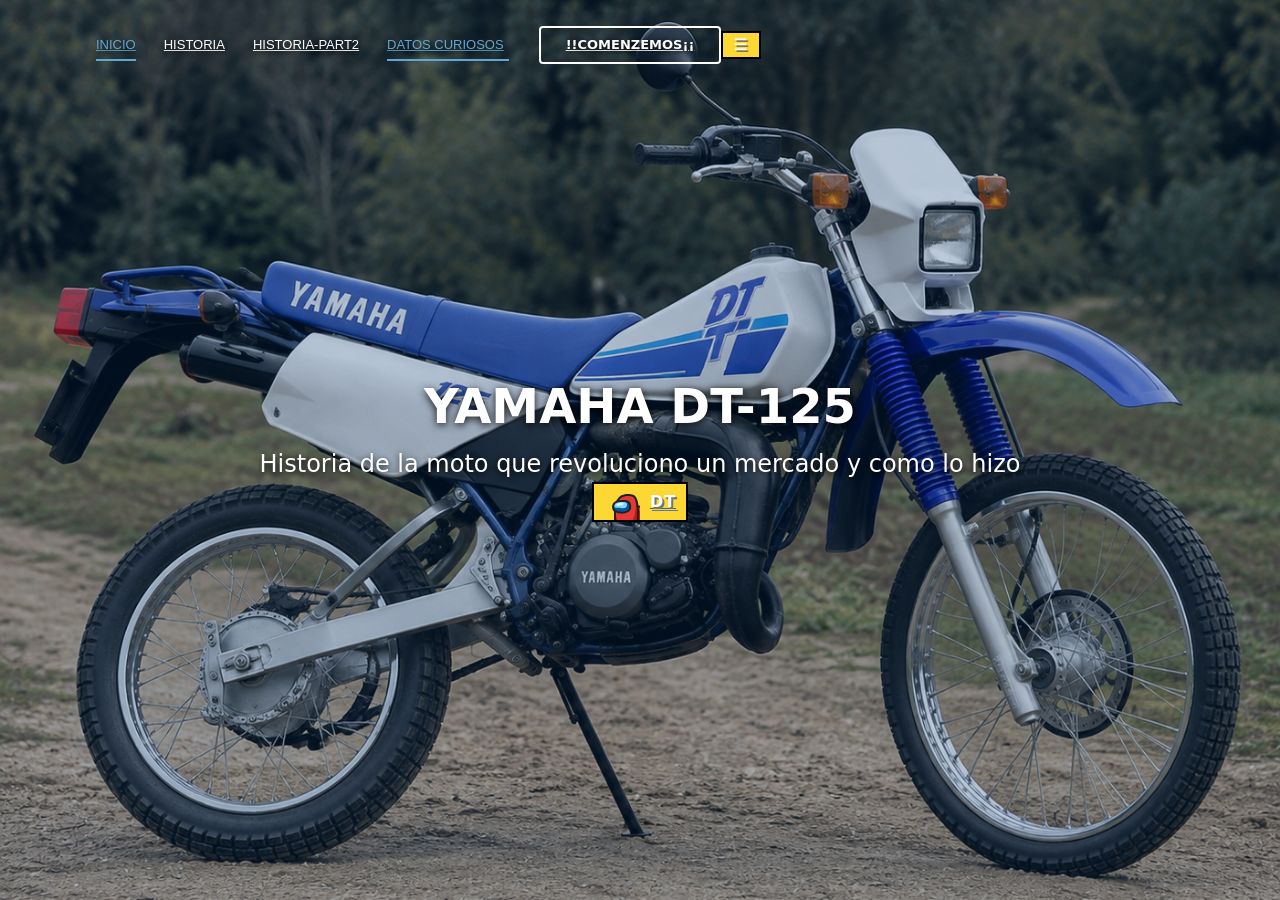
<file: index.html>
<!DOCTYPE html>
<html lang="es">

<head>
    <meta charset="UTF-8">
    <meta name="viewport" content="width=device-width, initial-scale=1.0">
    <title>Historia-dt125</title>
    <link rel="stylesheet" href="assets/css/style.css">
    <link href="https://cdn.jsdelivr.net/npm/bootstrap@5.3.8/dist/css/bootstrap.min.css" rel="stylesheet"
        integrity="sha384-sRIl4kxILFvY47J16cr9ZwB07vP4J8+LH7qKQnuqkuIAvNWLzeN8tE5YBujZqJLB" crossorigin="anonymous">
</head>

<body class="pag-principal">
    <header id="header" class="header d-flex align-items-center fixed-top">
        <div class="container-fluid container-xl position-relative d-flex align-items-center">
            <nav id="nmenu" class="nmenu">
                <ul>
                    <li><a href="" class="active">Inicio</a></li>
                    <li><a href="pages/Historia.html">Historia</a></li>
                    <li><a href="pages/Historia-part2.html">Historia-part2</a></li>
                    <li class="datos-c"><a href="#" class="active"><span>Datos curiosos</span><i class="bi bi-chevron-down toggle-dropdown"></i></a>
                        <ul>
                            <li><a href="pages/Datos-curioso-1.html">dato-1</a></li>
                            <li class="datos-c"><a href="#"><span>DT-Narcotrafico</span><iclass="bi bi-chevron-down toggle-dropdown"></iclass=></a>
                                <ul>
                                    <li><a href="pages/Dt-narcotrafico-1.html">Contexto historico</a></li>
                                    <li><a href="pages/Dt-narcotrafico-2.html">La Yamaha DT</a></li>
                                    <li><a href="pages/Dt-narcotrafico-3.html">Violencia y memoria</a></li>
                                </ul>
                            </li>
                            <li><a href="pages/Datos-curioso-2.html">dato-2</a></li>
                            <li><a href="pages/Datos-curioso-3.html">dato-3</a></li>
                            <li><a href="pages/Datos-curioso-4.html">dato-4</a></li>
                        </ul>
                    </li>
                </ul>
                <i class="mobile-nav-toggle d-xl-none bi bi-list"></i>
            </nav>
            <a class="cta-btn" href="index.html#about">!!Comenzemos¡¡</a>
            <button class="mobile-nav-toggle" type="button" aria-label="Abrir menú"
                onclick="document.body.classList.toggle('mobile-nav-active')">
                ☰
            </button>
        </div>
    </header>

    <main class="main">
        <section id="hero" class="hero section ">
            <img src="assets/img/Yamaha DT 125 en sendero natural.png" alt="" data-aos="fade-in">
            <div class="container d-flex flex-column align-items-center">
                <h2>YAMAHA DT-125</h2>
                <p>Historia de la moto que revoluciono un mercado y como lo hizo</p>
                <div>
                    <a href="pages/Historia.html">
                        <button>
                            <svg xmlns="http://www.w3.org/2000/svg" viewBox="0 0 36 36" width="36px" height="36px">
                                <rect width="36" height="36" x="0" y="0" fill="#fdd835"></rect>
                                <path fill="#e53935"
                                    d="M38.67,42H11.52C11.27,40.62,11,38.57,11,36c0-5,0-11,0-11s1.44-7.39,3.22-9.59 c1.67-2.06,2.76-3.48,6.78-4.41c3-0.7,7.13-0.23,9,1c2.15,1.42,3.37,6.67,3.81,11.29c1.49-0.3,5.21,0.2,5.5,1.28 C40.89,30.29,39.48,38.31,38.67,42z">
                                </path>
                                <path fill="#b71c1c"
                                    d="M39.02,42H11.99c-0.22-2.67-0.48-7.05-0.49-12.72c0.83,4.18,1.63,9.59,6.98,9.79 c3.48,0.12,8.27,0.55,9.83-2.45c1.57-3,3.72-8.95,3.51-15.62c-0.19-5.84-1.75-8.2-2.13-8.7c0.59,0.66,3.74,4.49,4.01,11.7 c0.03,0.83,0.06,1.72,0.08,2.66c4.21-0.15,5.93,1.5,6.07,2.35C40.68,33.85,39.8,38.9,39.02,42z">
                                </path>
                                <path fill="#212121"
                                    d="M35,27.17c0,3.67-0.28,11.2-0.42,14.83h-2C32.72,38.42,33,30.83,33,27.17 c0-5.54-1.46-12.65-3.55-14.02c-1.65-1.08-5.49-1.48-8.23-0.85c-3.62,0.83-4.57,1.99-6.14,3.92L15,16.32 c-1.31,1.6-2.59,6.92-3,8.96v10.8c0,2.58,0.28,4.61,0.54,5.92H10.5c-0.25-1.41-0.5-3.42-0.5-5.92l0.02-11.09 c0.15-0.77,1.55-7.63,3.43-9.94l0.08-0.09c1.65-2.03,2.96-3.63,7.25-4.61c3.28-0.76,7.67-0.25,9.77,1.13 C33.79,13.6,35,22.23,35,27.17z">
                                </path>
                                <path fill="#01579b"
                                    d="M17.165,17.283c5.217-0.055,9.391,0.283,9,6.011c-0.391,5.728-8.478,5.533-9.391,5.337 c-0.913-0.196-7.826-0.043-7.696-5.337C9.209,18,13.645,17.32,17.165,17.283z">
                                </path>
                                <path fill="#212121"
                                    d="M40.739,37.38c-0.28,1.99-0.69,3.53-1.22,4.62h-2.43c0.25-0.19,1.13-1.11,1.67-4.9 c0.57-4-0.23-11.79-0.93-12.78c-0.4-0.4-2.63-0.8-4.37-0.89l0.1-1.99c1.04,0.05,4.53,0.31,5.71,1.49 C40.689,24.36,41.289,33.53,40.739,37.38z">
                                </path>
                                <path fill="#81d4fa"
                                    d="M10.154,20.201c0.261,2.059-0.196,3.351,2.543,3.546s8.076,1.022,9.402-0.554 c1.326-1.576,1.75-4.365-0.891-5.267C19.336,17.287,12.959,16.251,10.154,20.201z">
                                </path>
                                <path fill="#212121"
                                    d="M17.615,29.677c-0.502,0-0.873-0.03-1.052-0.069c-0.086-0.019-0.236-0.035-0.434-0.06 c-5.344-0.679-8.053-2.784-8.052-6.255c0.001-2.698,1.17-7.238,8.986-7.32l0.181-0.002c3.444-0.038,6.414-0.068,8.272,1.818 c1.173,1.191,1.712,3,1.647,5.53c-0.044,1.688-0.785,3.147-2.144,4.217C22.785,29.296,19.388,29.677,17.615,29.677z M17.086,17.973 c-7.006,0.074-7.008,4.023-7.008,5.321c-0.001,3.109,3.598,3.926,6.305,4.27c0.273,0.035,0.48,0.063,0.601,0.089 c0.563,0.101,4.68,0.035,6.855-1.732c0.865-0.702,1.299-1.57,1.326-2.653c0.051-1.958-0.301-3.291-1.073-4.075 c-1.262-1.281-3.834-1.255-6.825-1.222L17.086,17.973z">
                                </path>
                                <path fill="#e1f5fe"
                                    d="M15.078,19.043c1.957-0.326,5.122-0.529,4.435,1.304c-0.489,1.304-7.185,2.185-7.185,0.652 C12.328,19.467,15.078,19.043,15.078,19.043z">
                                </path>
                            </svg>
                            <span class="now">125!</span>
                            <span class="play">DT</span>
                        </button>
                    </a>

                </div>
            </div>
        </section>
    </main>
    <script src="https://cdn.jsdelivr.net/npm/bootstrap@5.3.8/dist/js/bootstrap.bundle.min.js"
        integrity="sha384-FKyoEForCGlyvwx9Hj09JcYn3nv7wiPVlz7YYwJrWVcXK/BmnVDxM+D2scQbITxI"
        crossorigin="anonymous"></script>
</body>

</html>
</file>
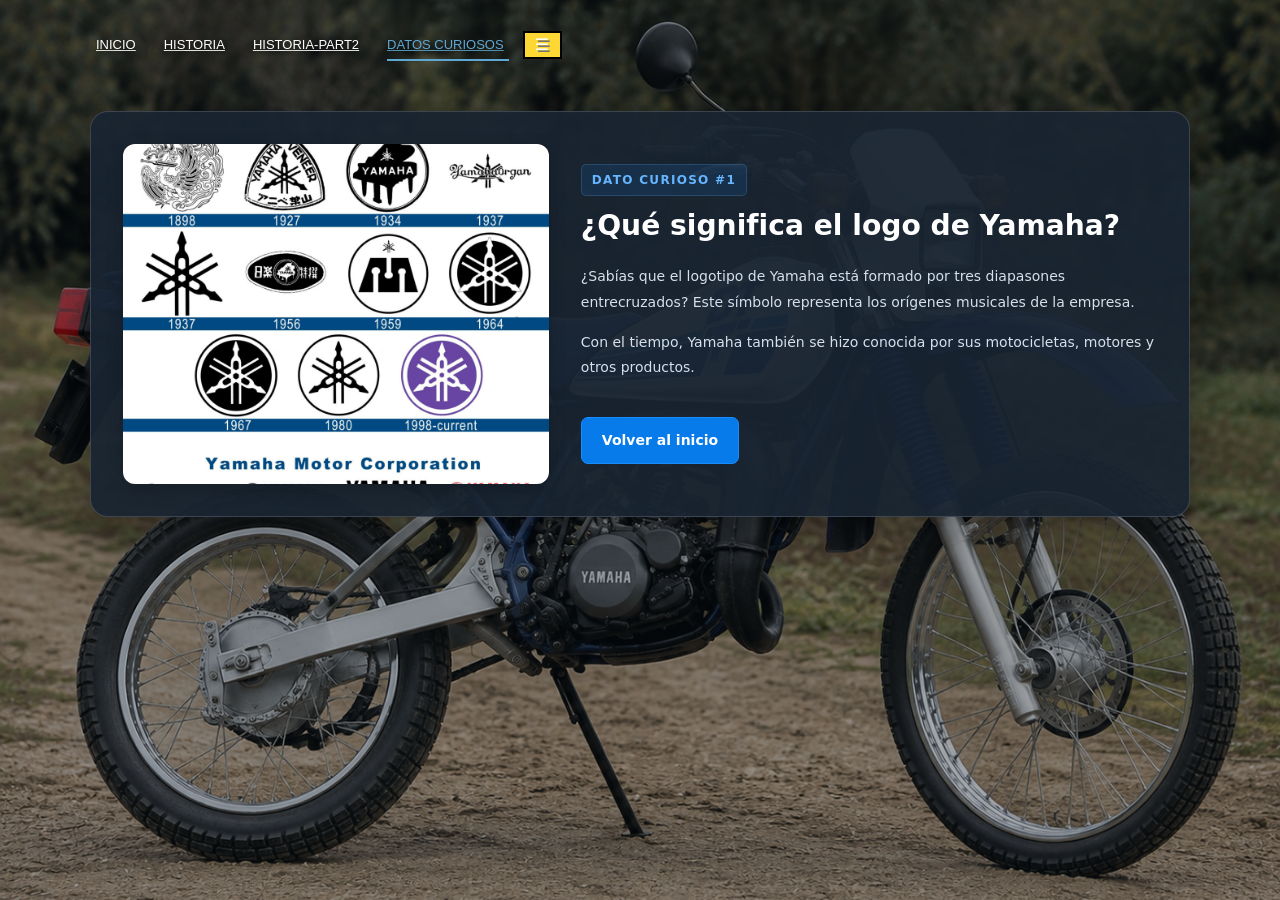
<file: pages/Datos-curioso-1.html>
<!DOCTYPE html>
<html lang="es">

<head>
    <meta charset="UTF-8">
    <meta name="viewport" content="width=device-width, initial-scale=1.0">
    <title>Historia-dt125</title>
    <link rel="stylesheet" href="../assets/css/style.css">
    <link href="https://cdn.jsdelivr.net/npm/bootstrap@5.3.8/dist/css/bootstrap.min.css" rel="stylesheet"
        integrity="sha384-sRIl4kxILFvY47J16cr9ZwB07vP4J8+LH7qKQnuqkuIAvNWLzeN8tE5YBujZqJLB" crossorigin="anonymous">
    <title>Pag/Linea de tiempo</title>
</head>

<body class="pag-principal">
    <header id="header" class="header d-flex align-items-center fixed-top">
        <div class="container-fluid container-xl position-relative d-flex align-items-center">
            <nav id="nmenu" class="nmenu">
                <ul>
                    <li><a href="../index.html">Inicio</a></li>
                    <li><a href="pages/Historia.html">Historia</a></li>
                    <li><a href="pages/Historia-part2.html">Historia-part2</a></li>
                    <li class="datos-c"><a href="#" class="active"><span>Datos curiosos</span><i class="bi bi-chevron-down toggle-dropdown"></i></a>
                        <ul>
                            <li><a href="Datos-curioso-1.html">dato-1</a></li>
                            <li class="datos-c"><a href="#"><span>DT-Narcotrafico</span><iclass="bi bi-chevron-down toggle-dropdown"></iclass=></a>
                                <ul>
                                    <li><a href="Dt-narcotrafico-1.html">Contexto historico</a></li>
                                    <li><a href="Dt-narcotrafico-2.html">La Yamaha DT</a></li>
                                    <li><a href="Dt-narcotrafico-3.html">Violencia y memoria</a></li>
                                </ul>
                            </li>
                            <li><a href="Datos-curioso-2.html">dato-2</a></li>
                            <li><a href="Datos-curioso-3.html">dato-3</a></li>
                            <li><a href="Datos-curioso-4.html">dato-4</a></li>
                        </ul>
                    </li>
                <i class="mobile-nav-toggle d-xl-none bi bi-list"></i>
                <button class="mobile-nav-toggle" type="button" aria-label="Abrir menú"
                    onclick="document.body.classList.toggle('mobile-nav-active')">
                    ☰
                </button>
            </nav>
        </div>
    </header>
    <main class="pagina-curiosidad">
        <div class="fondo-pagina"></div>
        <section class="curiosidad" id="logo">
            <div class="imagen-contenedor">
                <img src="../assets/img/Yamaha-logo.jpg" alt="Logo de Yamaha" class="imagen-yamaha">
            </div>
            <div class="contenido">
                <span class="etiqueta">DATO CURIOSO #1</span>
                <h2>¿Qué significa el logo de Yamaha?</h2>
                <p>
                    ¿Sabías que el logotipo de Yamaha está formado
                    por tres diapasones entrecruzados? Este símbolo
                    representa los orígenes musicales de la empresa.
                </p>
                <p>
                    Con el tiempo, Yamaha también se hizo conocida
                    por sus motocicletas, motores y otros productos.
                </p>
                <a href="../index.html" class="boton">
                    Volver al inicio
                </a>
            </div>

        </section>

    </main>
    <script src="https://cdn.jsdelivr.net/npm/bootstrap@5.3.8/dist/js/bootstrap.bundle.min.js"
        integrity="sha384-FKyoEForCGlyvwx9Hj09JcYn3nv7wiPVlz7YYwJrWVcXK/BmnVDxM+D2scQbITxI"
        crossorigin="anonymous"></script>
</body>

</html>
</file>
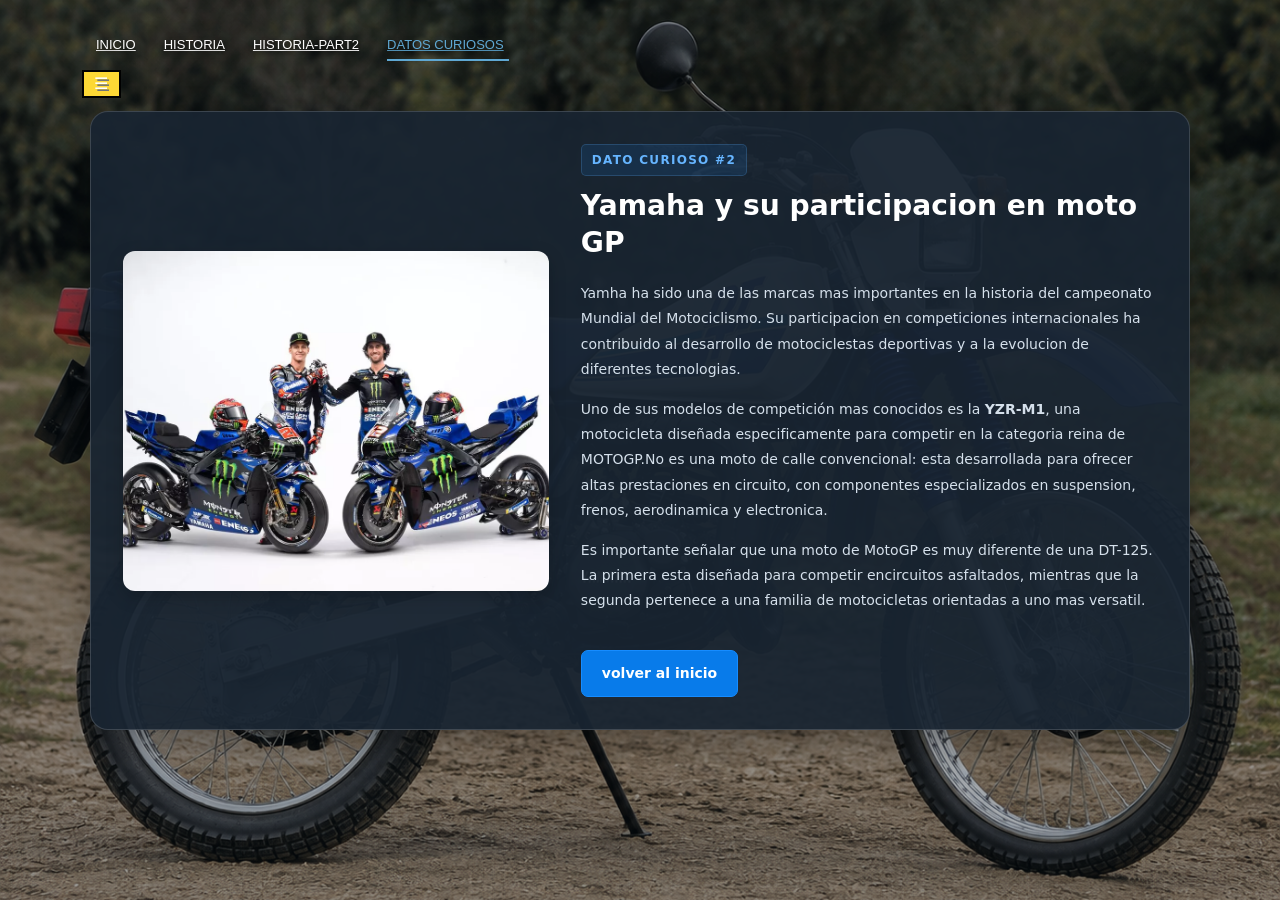
<file: pages/Datos-curioso-2.html>
<!DOCTYPE html>
<html lang="es">

<head>
    <meta charset="UTF-8">
    <meta name="viewport" content="width=device-width, initial-scale=1.0">
    <title>Historia-dt125</title>
    <link rel="stylesheet" href="../assets/css/style.css">
    <link href="https://cdn.jsdelivr.net/npm/bootstrap@5.3.8/dist/css/bootstrap.min.css" rel="stylesheet"
        integrity="sha384-sRIl4kxILFvY47J16cr9ZwB07vP4J8+LH7qKQnuqkuIAvNWLzeN8tE5YBujZqJLB" crossorigin="anonymous">
    <title>Pag/Linea de tiempo</title>
</head>

<body class="pag-principal">
    <header id="header" class="header d-flex align-items-center fixed-top">
        <div class="container-fluid container-xl position-relative d-flex align-items-center">
            <nav id="nmenu" class="nmenu">
                <ul>
                    <li><a href="../index.html">Inicio</a></li>
                    <li><a href="pages/Historia.html">Historia</a></li>
                    <li><a href="pages/Historia-part2.html">Historia-part2</a></li>
                    <li class="datos-c"><a href="#" class="active"><span>Datos curiosos</span><i class="bi bi-chevron-down toggle-dropdown"></i></a>
                        <ul>
                            <li><a href="Datos-curioso-1.html">dato-1</a></li>
                            <li class="datos-c"><a href="#"><span>DT-Narcotrafico</span><iclass="bi bi-chevron-down toggle-dropdown"></iclass=></a>
                                <ul>
                                    <li><a href="Dt-narcotrafico-1.html">Contexto historico</a></li>
                                    <li><a href="Dt-narcotrafico-2.html">La Yamaha DT</a></li>
                                    <li><a href="Dt-narcotrafico-3.html">Violencia y memoria</a></li>
                                </ul>
                            </li>
                            <li><a href="Datos-curioso-2.html">dato-2</a></li>
                            <li><a href="Datos-curioso-3.html">dato-3</a></li>
                            <li><a href="Datos-curioso-4.html">dato-4</a></li>
                        </ul>
                    </li>
                </ul>
                <i class="mobile-nav-toggle d-xl-none bi bi-list"></i>
                <button class="mobile-nav-toggle" type="button" aria-label="Abrir menú"
                    onclick="document.body.classList.toggle('mobile-nav-active')">
                    ☰
                </button>
            </nav>
        </div>
    </header>

    <main class="pagina-curiosidad">
        <div class="fondo-pagina"></div>
        <section class="curiosidad" id="logo">
            <div class="imagen-contenedor">
                <img src="../assets/img/yamaha-motogp.jpg" alt="Yamaha MotoGP" class="imagen-yamaha">
            </div>
            <div class="contenido">
                <span class="etiqueta">DATO CURIOSO #2</span>
                <h2>Yamaha y su participacion en moto GP</h2>
                <p>
                    Yamha ha sido una de las marcas mas importantes en la historia del campeonato
                    Mundial del Motociclismo. Su participacion en competiciones internacionales ha contribuido
                    al desarrollo de motociclestas deportivas y a la evolucion de diferentes tecnologias.
                </p>
                <p>
                    Uno de sus modelos de competición mas conocidos es la <strong>YZR-M1</strong>,
                    una motocicleta diseñada especificamente para competir en la categoria reina
                    de MOTOGP.No es una moto de calle convencional: esta desarrollada para ofrecer
                    altas prestaciones en circuito, con componentes especializados en suspension,
                    frenos, aerodinamica y electronica.
                </p>
                <p>
                    Es importante señalar que una moto de MotoGP es muy diferente de una DT-125.
                    La primera esta diseñada para competir encircuitos asfaltados, mientras que la segunda pertenece
                    a una familia de motocicletas orientadas a uno mas versatil.
                </p>
                <a href="../index.html" class="boton">
                    volver al inicio
                </a>
            </div>
        </section>
    </main>
    <script src="https://cdn.jsdelivr.net/npm/bootstrap@5.3.8/dist/js/bootstrap.bundle.min.js"
        integrity="sha384-FKyoEForCGlyvwx9Hj09JcYn3nv7wiPVlz7YYwJrWVcXK/BmnVDxM+D2scQbITxI"
        crossorigin="anonymous"></script>
</body>

</html>
</file>
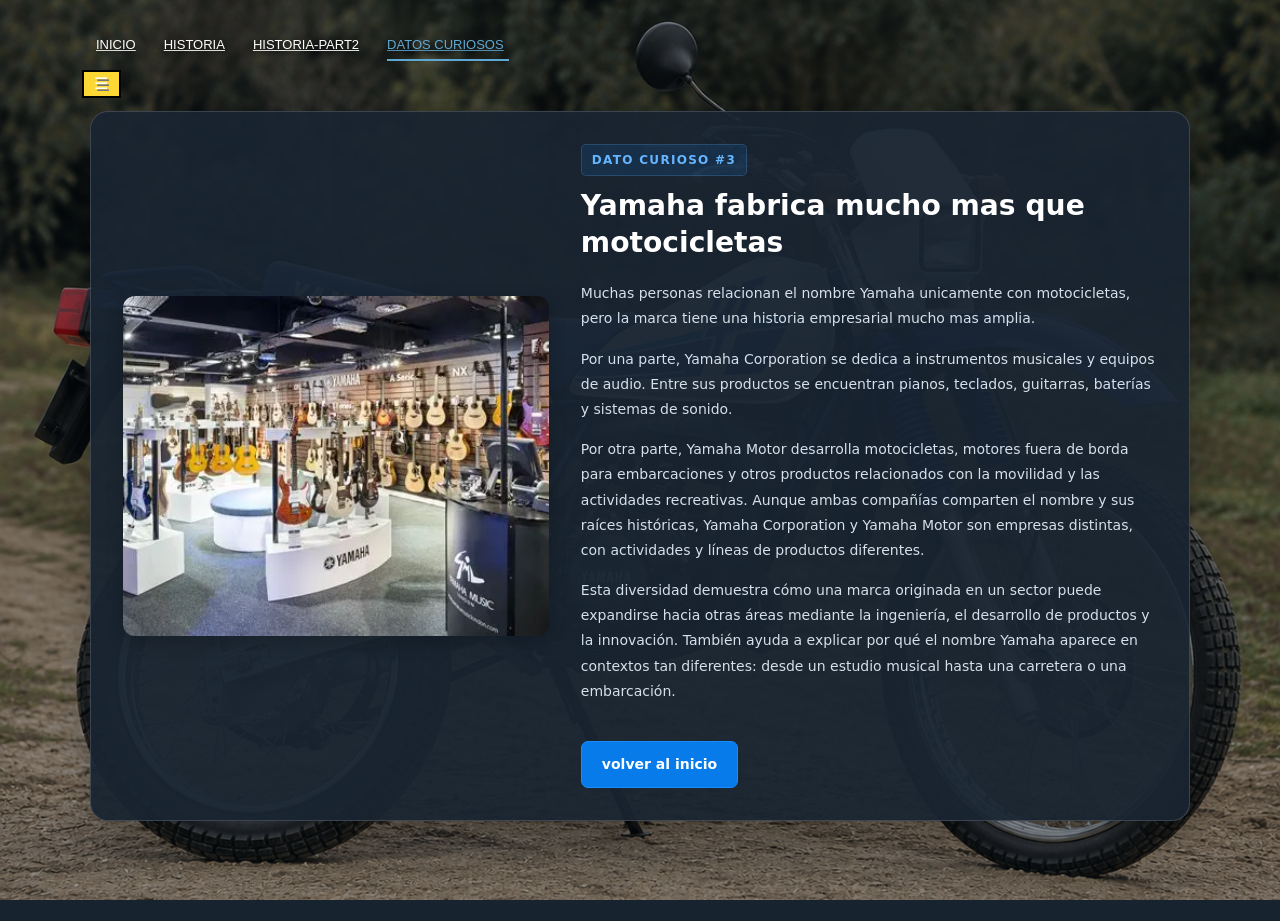
<file: pages/Datos-curioso-3.html>
<!DOCTYPE html>
<html lang="es">

<head>
    <meta charset="UTF-8">
    <meta name="viewport" content="width=device-width, initial-scale=1.0">
    <title>Historia-dt125</title>
    <link rel="stylesheet" href="../assets/css/style.css">
    <link href="https://cdn.jsdelivr.net/npm/bootstrap@5.3.8/dist/css/bootstrap.min.css" rel="stylesheet"
        integrity="sha384-sRIl4kxILFvY47J16cr9ZwB07vP4J8+LH7qKQnuqkuIAvNWLzeN8tE5YBujZqJLB" crossorigin="anonymous">
    <title>Pag/Linea de tiempo</title>
</head>

<body class="pag-principal">
    <header id="header" class="header d-flex align-items-center fixed-top">
        <div class="container-fluid container-xl position-relative d-flex align-items-center">
            <nav id="nmenu" class="nmenu">
                <ul>
                    <li><a href="../index.html">Inicio</a></li>
                    <li><a href="pages/Historia.html">Historia</a></li>
                    <li><a href="pages/Historia-part2.html">Historia-part2</a></li>
                    <li class="datos-c"><a href="#" class="active"><span>Datos curiosos</span><i class="bi bi-chevron-down toggle-dropdown"></i></a>
                        <ul>
                            <li><a href="Datos-curioso-1.html">dato-1</a></li>
                            <li class="datos-c"><a href="#"><span>DT-Narcotrafico</span><iclass="bi bi-chevron-down toggle-dropdown"></iclass=></a>
                                <ul>
                                    <li><a href="Dt-narcotrafico-1.html">Contexto historico</a></li>
                                    <li><a href="Dt-narcotrafico-2.html">La Yamaha DT</a></li>
                                    <li><a href="Dt-narcotrafico-3.html">Violencia y memoria</a></li>
                                </ul>
                            </li>
                            <li><a href="Datos-curioso-2.html">dato-2</a></li>
                            <li><a href="Datos-curioso-3.html">dato-3</a></li>
                            <li><a href="Datos-curioso-4.html">dato-4</a></li>
                        </ul>
                    </li>
                </ul>
                <i class="mobile-nav-toggle d-xl-none bi bi-list"></i>
                <button class="mobile-nav-toggle" type="button" aria-label="Abrir menú"
                    onclick="document.body.classList.toggle('mobile-nav-active')">
                    ☰
                </button>
            </nav>
        </div>
    </header>

    <main class="pagina-curiosidad">
        <div class="fondo-pagina"></div>
        <section class="curiosidad" id="logo">
            <div class="imagen-contenedor">
                <img src="../assets/img/yamaha-intrumentos.jpg" alt="Yamaha intrumentos" class="imagen-yamaha">
            </div>
            <div class="contenido">
                <span class="etiqueta">DATO CURIOSO #3</span>
                <h2>Yamaha fabrica mucho mas que motocicletas</h2>
                <p>
                    Muchas personas relacionan el nombre Yamaha unicamente con motocicletas,
                    pero la marca tiene una historia empresarial mucho mas amplia.
                </p>
                <p>
                    Por una parte, Yamaha Corporation se dedica a instrumentos musicales y
                    equipos de audio. Entre sus productos se encuentran pianos, teclados,
                    guitarras, baterías y sistemas de sonido.
                </p>
                <p>
                    Por otra parte, Yamaha Motor desarrolla motocicletas, motores fuera de borda para embarcaciones y
                    otros productos relacionados con la movilidad y las actividades recreativas.
                    Aunque ambas compañías comparten el nombre y sus raíces históricas, Yamaha Corporation y Yamaha
                    Motor son empresas distintas, con actividades y líneas de productos diferentes.
                </p>
                <p>
                    Esta diversidad demuestra cómo una marca originada en un sector puede expandirse hacia otras áreas
                    mediante la ingeniería, el desarrollo de productos y la innovación.
                    También ayuda a explicar por qué el nombre Yamaha aparece en contextos tan diferentes: desde un
                    estudio musical hasta una carretera o una embarcación.
                </p>
                <a href="../index.html" class="boton">
                    volver al inicio
                </a>
            </div>
        </section>
    </main>
    <script src="https://cdn.jsdelivr.net/npm/bootstrap@5.3.8/dist/js/bootstrap.bundle.min.js"
        integrity="sha384-FKyoEForCGlyvwx9Hj09JcYn3nv7wiPVlz7YYwJrWVcXK/BmnVDxM+D2scQbITxI"
        crossorigin="anonymous"></script>
</body>

</html>
</file>
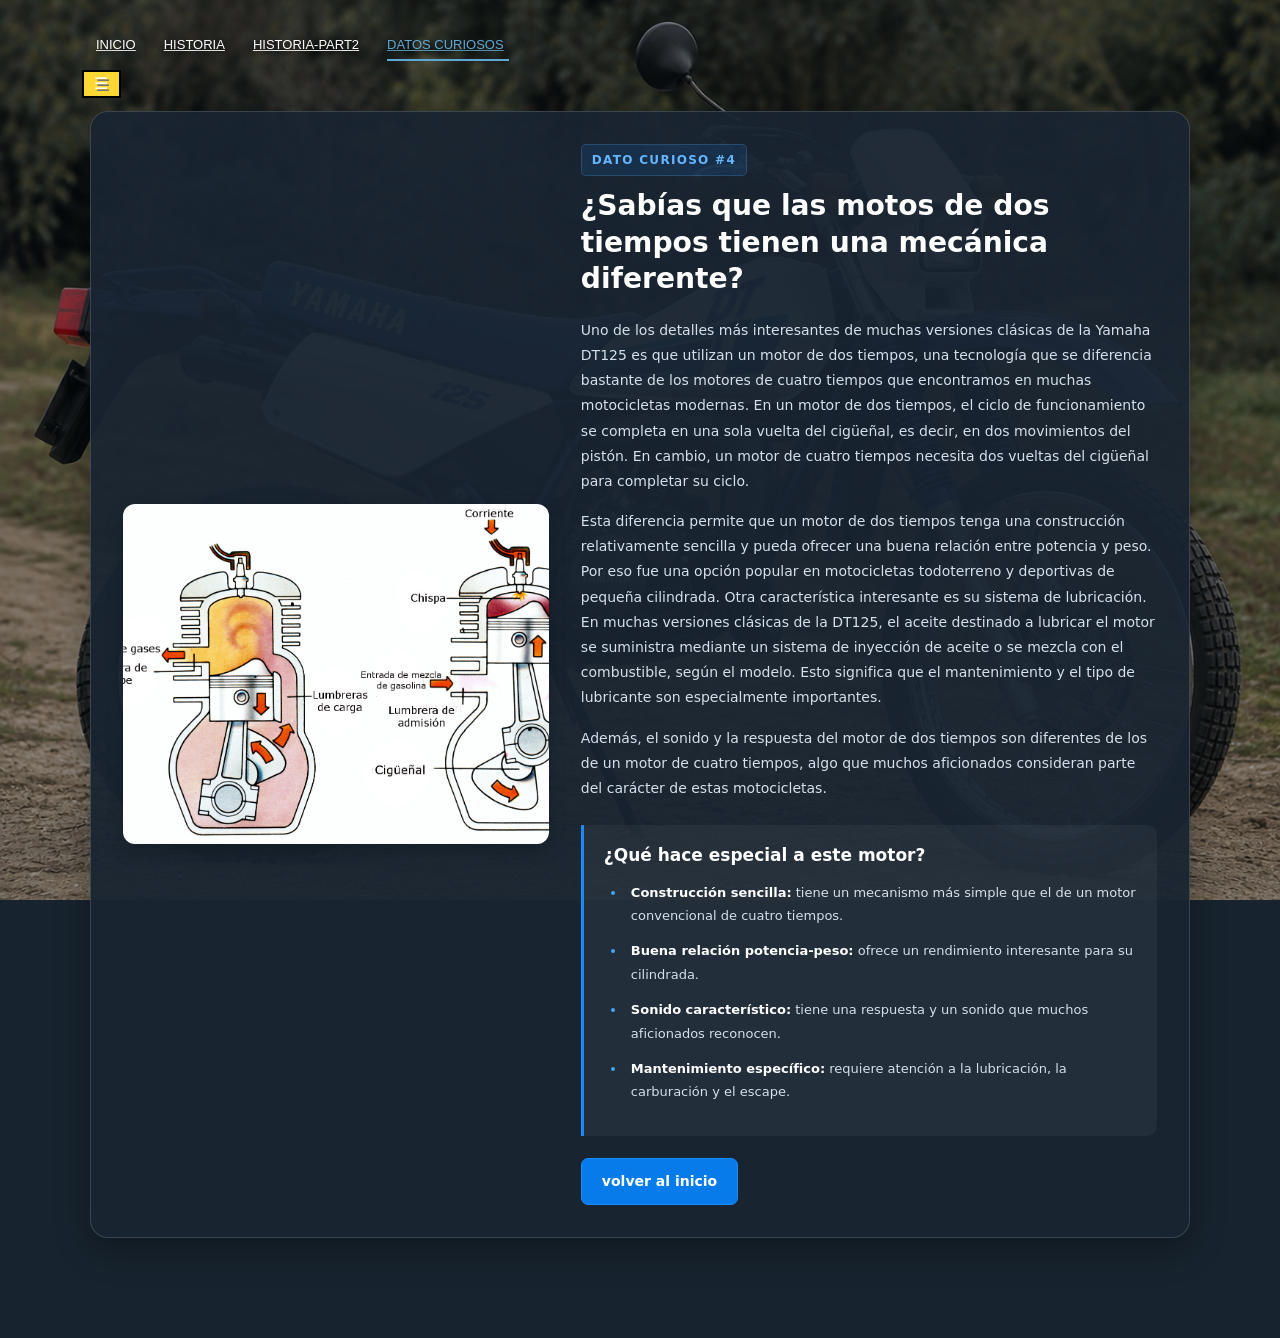
<file: pages/Datos-curioso-4.html>
<!DOCTYPE html>
<html lang="es">

<head>
    <meta charset="UTF-8">
    <meta name="viewport" content="width=device-width, initial-scale=1.0">
    <title>Historia-dt125</title>
    <link rel="stylesheet" href="../assets/css/style.css">
    <link href="https://cdn.jsdelivr.net/npm/bootstrap@5.3.8/dist/css/bootstrap.min.css" rel="stylesheet"
        integrity="sha384-sRIl4kxILFvY47J16cr9ZwB07vP4J8+LH7qKQnuqkuIAvNWLzeN8tE5YBujZqJLB" crossorigin="anonymous">
    <title>Pag/Linea de tiempo</title>
</head>

<body class="pag-principal">
    <header id="header" class="header d-flex align-items-center fixed-top">
        <div class="container-fluid container-xl position-relative d-flex align-items-center">
            <nav id="nmenu" class="nmenu">
                <ul>
                    <li><a href="../index.html">Inicio</a></li>
                    <li><a href="pages/Historia.html">Historia</a></li>
                    <li><a href="pages/Historia-part2.html">Historia-part2</a></li>
                    <li class="datos-c"><a href="#" class="active"><span>Datos curiosos</span><i class="bi bi-chevron-down toggle-dropdown"></i></a>
                        <ul>
                            <li><a href="Datos-curioso-1.html">dato-1</a></li>
                            <li class="datos-c"><a href="#"><span>DT-Narcotrafico</span><iclass="bi bi-chevron-down toggle-dropdown"></iclass=></a>
                                <ul>
                                    <li><a href="Dt-narcotrafico-1.html">Contexto historico</a></li>
                                    <li><a href="Dt-narcotrafico-2.html">La Yamaha DT</a></li>
                                    <li><a href="Dt-narcotrafico-3.html">Violencia y memoria</a></li>
                                </ul>
                            </li>
                            <li><a href="Datos-curioso-2.html">dato-2</a></li>
                            <li><a href="Datos-curioso-3.html">dato-3</a></li>
                            <li><a href="Datos-curioso-4.html">dato-4</a></li>
                        </ul>
                    </li>
                </ul>
                <i class="mobile-nav-toggle d-xl-none bi bi-list"></i>
                <button class="mobile-nav-toggle" type="button" aria-label="Abrir menú"
                    onclick="document.body.classList.toggle('mobile-nav-active')">
                    ☰
                </button>
            </nav>
        </div>
    </header>

    <main class="pagina-curiosidad">
        <div class="fondo-pagina"></div>
        <section class="curiosidad" id="logo">
            <div class="imagen-contenedor">
                <img src="../assets/img/yamaha-motor.jpg" alt="Yamaha motor" class="imagen-yamaha">
            </div>
            <div class="contenido">
                <span class="etiqueta">DATO CURIOSO #4</span>
                <h2>¿Sabías que las motos de dos tiempos tienen una mecánica diferente?</h2>
                <p>
                    Uno de los detalles más interesantes de muchas versiones clásicas de la Yamaha DT125 es que utilizan
                    un motor de dos tiempos, una tecnología que se diferencia bastante de los motores de cuatro tiempos
                    que encontramos en muchas motocicletas modernas.
                    En un motor de dos tiempos, el ciclo de funcionamiento se completa en una sola vuelta del cigüeñal,
                    es decir, en dos movimientos del pistón. En cambio, un motor de cuatro tiempos necesita dos vueltas
                    del cigüeñal para completar su ciclo.
                </p>
                <p>
                    Esta diferencia permite que un motor de dos tiempos tenga una construcción relativamente sencilla y
                    pueda ofrecer una buena relación entre potencia y peso. Por eso fue una opción popular en
                    motocicletas todoterreno y deportivas de pequeña cilindrada.
                    Otra característica interesante es su sistema de lubricación. En muchas versiones clásicas de la
                    DT125, el aceite destinado a lubricar el motor se suministra mediante un sistema de inyección de
                    aceite o se mezcla con el combustible, según el modelo. Esto significa que el mantenimiento y el
                    tipo de lubricante son especialmente importantes.
                </p>
                <p>
                    Además, el sonido y la respuesta del motor de dos tiempos son diferentes de los de un motor de
                    cuatro tiempos, algo que muchos aficionados consideran parte del carácter de estas motocicletas.
                </p>
                <div class="lista-curiosidades">
                    <h3>¿Qué hace especial a este motor?</h3>

                    <ul>
                        <li>
                            <strong>Construcción sencilla:</strong>
                            tiene un mecanismo más simple que el de un motor convencional
                            de cuatro tiempos.
                        </li>
                        <li>
                            <strong>Buena relación potencia-peso:</strong>
                            ofrece un rendimiento interesante para su cilindrada.
                        </li>
                        <li>
                            <strong>Sonido característico:</strong>
                            tiene una respuesta y un sonido que muchos aficionados reconocen.
                        </li>
                        <li>
                            <strong>Mantenimiento específico:</strong>
                            requiere atención a la lubricación, la carburación y el escape.
                        </li>
                    </ul>
                </div>
                <a href="../index.html" class="boton">
                    volver al inicio
                </a>
            </div>
        </section>
    </main>
    <script src="https://cdn.jsdelivr.net/npm/bootstrap@5.3.8/dist/js/bootstrap.bundle.min.js"
        integrity="sha384-FKyoEForCGlyvwx9Hj09JcYn3nv7wiPVlz7YYwJrWVcXK/BmnVDxM+D2scQbITxI"
        crossorigin="anonymous"></script>
</body>

</html>
</file>
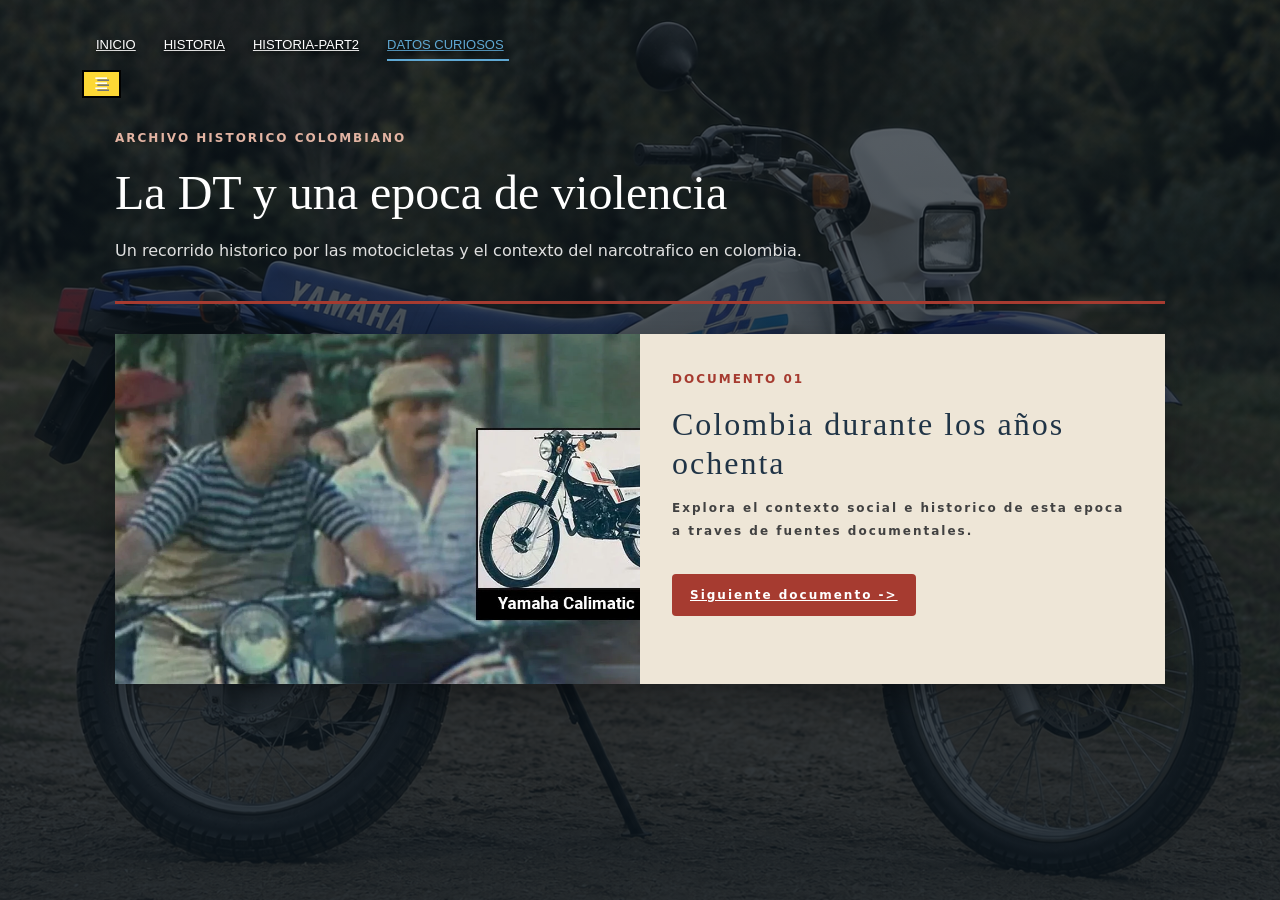
<file: pages/Dt-narcotrafico-1.html>
<!DOCTYPE html>
<html lang="es">

<head>
    <meta charset="UTF-8">
    <meta name="viewport" content="width=device-width, initial-scale=1.0">
    <title>Historia-dt125</title>
    <link rel="stylesheet" href="../assets/css/style.css">
    <link href="https://cdn.jsdelivr.net/npm/bootstrap@5.3.8/dist/css/bootstrap.min.css" rel="stylesheet"
        integrity="sha384-sRIl4kxILFvY47J16cr9ZwB07vP4J8+LH7qKQnuqkuIAvNWLzeN8tE5YBujZqJLB" crossorigin="anonymous">
    <title>Pag/narcotrafico 1</title>
</head>

<body class="pag-principal">
    <header id="header" class="header d-flex align-items-center fixed-top">
        <div class="container-fluid container-xl position-relative d-flex align-items-center">
            <nav id="nmenu" class="nmenu">
                <ul>
                    <li><a href="../index.html">Inicio</a></li>
                    <li><a href="pages/Historia.html">Historia</a></li>
                    <li><a href="pages/Historia-part2.html">Historia-part2</a></li>
                    <li class="datos-c"><a href="#" class="active"><span>Datos curiosos</span><i
                                class="bi bi-chevron-down toggle-dropdown"></i></a>
                        <ul>
                            <li><a href="Datos-curioso-1.html">dato-1</a></li>
                            <li class="datos-c"><a href="#"><span>DT-Narcotrafico</span>
                                    <iclass="bi bi-chevron-down toggle-dropdown">
                                        </iclass=>
                                </a>
                                <ul>
                                    <li><a href="Dt-narcotrafico-1.html">Contexto historico</a></li>
                                    <li><a href="Dt-narcotrafico-2.html">La Yamaha DT</a></li>
                                    <li><a href="Dt-narcotrafico-3.html">Violencia y memoria</a></li>
                                </ul>
                            </li>
                            <li><a href="Datos-curioso-2.html">dato-2</a></li>
                            <li><a href="Datos-curioso-3.html">dato-3</a></li>
                            <li><a href="Datos-curioso-4.html">dato-4</a></li>
                        </ul>
                    </li>
                </ul>
                <i class="mobile-nav-toggle d-xl-none bi bi-list"></i>
                <button class="mobile-nav-toggle" type="button" aria-label="Abrir menú"
                    onclick="document.body.classList.toggle('mobile-nav-active')">
                    ☰
                </button>
            </nav>
        </div>
    </header>

    <main class="archivo">
        <header class="archivo-cabecera">
            <span>ARCHIVO HISTORICO COLOMBIANO</span>
            <H1>La DT y una epoca de violencia</H1>
            <p>
                Un recorrido historico por las motocicletas y el contexto
                del narcotrafico en colombia.
            </p>
        </header>
        <article class="ficha-historica">
            <img src="../assets/img/Yamaha-Pablo-Escobar.jpg" alt="">
            <div class="ficha-contenido">
                <span>DOCUMENTO 01
                    <h2>Colombia durante los años ochenta</h2>
                    <p>
                        Explora el contexto social e historico de esta epoca
                        a traves de fuentes documentales.
                    </p>
                    <a href="Dt-narcotrafico-2.html">Siguiente documento -></a>
            </div>
        </article>
    </main>
</body>
</file>
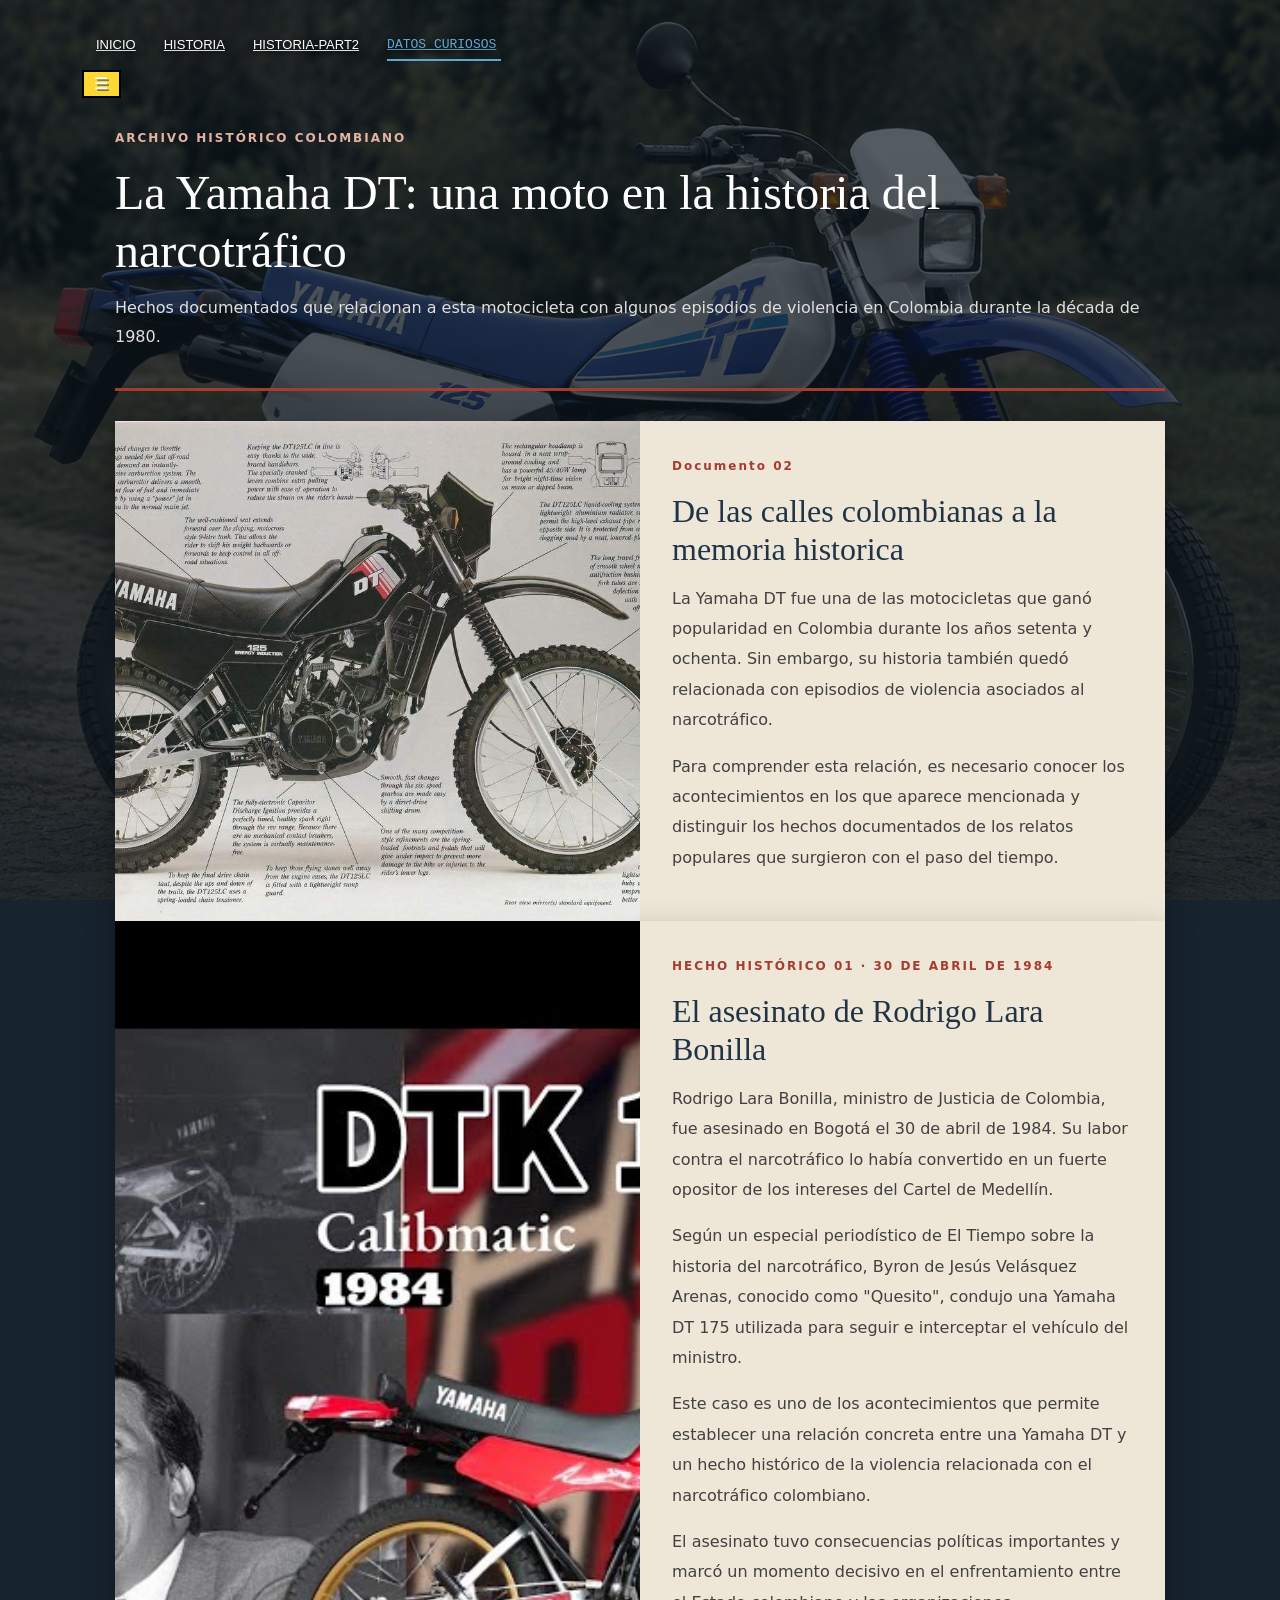
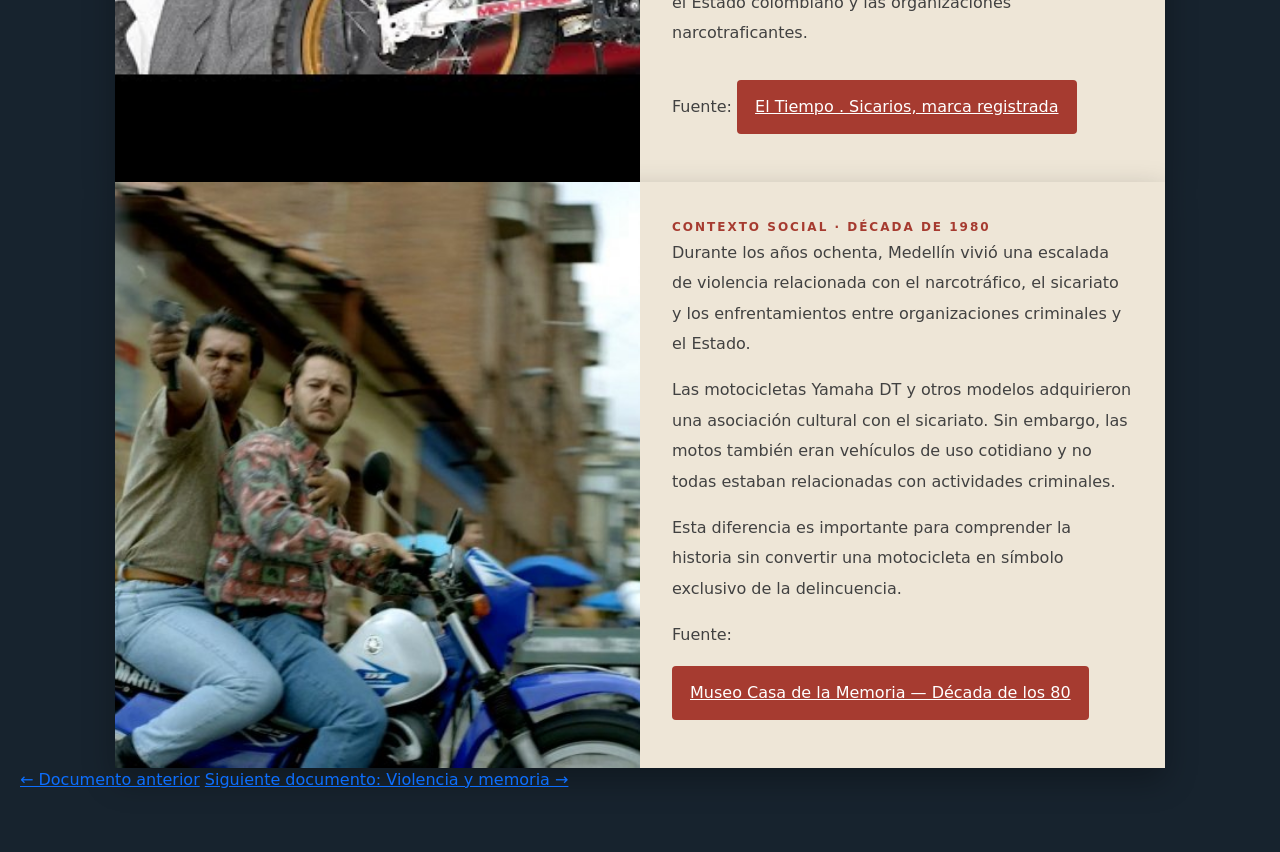
<file: pages/Dt-narcotrafico-2.html>
<!DOCTYPE html>
<html lang="es">

<head>
    <meta charset="UTF-8">
    <meta name="viewport" content="width=device-width, initial-scale=1.0">
    <title>Historia-dt125</title>
    <link rel="stylesheet" href="../assets/css/style.css">
    <link href="https://cdn.jsdelivr.net/npm/bootstrap@5.3.8/dist/css/bootstrap.min.css" rel="stylesheet"
        integrity="sha384-sRIl4kxILFvY47J16cr9ZwB07vP4J8+LH7qKQnuqkuIAvNWLzeN8tE5YBujZqJLB" crossorigin="anonymous">
    <title>Pag/narcotrafico 1</title>
</head>

<body class="pag-principal">
    <header id="header" class="header d-flex align-items-center fixed-top">
        <div class="container-fluid container-xl position-relative d-flex align-items-center">
            <nav id="nmenu" class="nmenu">
                <ul>
                    <li><a href="../index.html">Inicio</a></li>
                    <li><a href="pages/Historia.html">Historia</a></li>
                    <li><a href="pages/Historia-part2.html">Historia-part2</a></li>
                    <li class="datos-c"><a href="" class="active"><Samp>Datos curiosos</Samp><i
                                class="bi bi-chevron-down toggle-dropdown"></i></a>
                        <ul>
                            <li><a href="Datos-curioso-1.html">dato-1</a></li>
                            <li class="datos-c"><a href=""><span>DT-Narcotrafico</span>
                                    <iclass="bi bi-chevron-down toggle-dropdown">
                                        </iclass=>
                                </a>
                                <ul>
                                    <li><a href="Dt-narcotrafico-1.html">Contexto historico</a></li>
                                    <li><a href="Dt-narcotrafico-2.html"></a>La Yamaha DT</li>
                                    <li><a href="Dt-narcotrafico-3.html">Violencia y memoria</a></li>
                                </ul>
                            </li>
                            <li><a href="Datos-curioso-2.html">dato-2</a></li>
                            <li><a href="Datos-curioso-3.html">dato-3</a></li>
                            <li><a href="Datos-curioso-4.html">dato-4</a></li>
                        </ul>
                    </li>
                </ul>
                <i class="mobile-nav-toggle d-xl-none bi bi-list"></i>
                <button class="mobile-nav-toggle" type="button" aria-label="Abrir menú"
                    onclick="document.body.classList.toggle('mobile-nav-active')">
                    ☰
                </button>
            </nav>
        </div>
    </header>

    <main class="archivo">
        <header class="archivo-cabecera">
            <span>ARCHIVO HISTÓRICO COLOMBIANO</span>
            <h1>La Yamaha DT: una moto en la historia del narcotráfico</h1>

            <p>
                Hechos documentados que relacionan a esta motocicleta
                con algunos episodios de violencia en Colombia durante
                la década de 1980.
            </p>
        </header>
        <article class="ficha-historica">
            <img src="../assets/img/dt-vintage.jpg" alt="dt-vintage">
            <div class="ficha-contenido">
                <span>Documento 02</span>
                <h2>De las calles colombianas a la memoria historica</h2>
                <p>
                    La Yamaha DT fue una de las motocicletas que ganó
                    popularidad en Colombia durante los años setenta
                    y ochenta. Sin embargo, su historia también quedó
                    relacionada con episodios de violencia asociados
                    al narcotráfico.
                </p>
                <p>
                    Para comprender esta relación, es necesario conocer
                    los acontecimientos en los que aparece mencionada
                    y distinguir los hechos documentados de los relatos
                    populares que surgieron con el paso del tiempo.
                </p>
            </div>
        </article>
        <section class="ficha-historica">
            <img src="../assets/img/dt-larabonilla.jpg" alt="La dt en la que asesinaron">
            <div class="ficha-contenido">
                <span>HECHO HISTÓRICO 01 · 30 DE ABRIL DE 1984</span>
                <h2>El asesinato de Rodrigo Lara Bonilla</h2>
                <p>
                    Rodrigo Lara Bonilla, ministro de Justicia de
                    Colombia, fue asesinado en Bogotá el 30 de abril
                    de 1984. Su labor contra el narcotráfico lo había
                    convertido en un fuerte opositor de los intereses
                    del Cartel de Medellín.
                </p>
                <p>
                    Según un especial periodístico de El Tiempo sobre
                    la historia del narcotráfico, Byron de Jesús
                    Velásquez Arenas, conocido como "Quesito",
                    condujo una Yamaha DT 175 utilizada para seguir
                    e interceptar el vehículo del ministro.
                </p>
                <p>
                    Este caso es uno de los acontecimientos que permite
                    establecer una relación concreta entre una Yamaha
                    DT y un hecho histórico de la violencia relacionada
                    con el narcotráfico colombiano.
                </p>
                <p>
                    El asesinato tuvo consecuencias políticas
                    importantes y marcó un momento decisivo en el
                    enfrentamiento entre el Estado colombiano y las
                    organizaciones narcotraficantes.
                </p>
                <p>
                    Fuente:
                    <a href="https://www.eltiempo.com/Multimedia/especiales/luchacontraelnarcotrafico/ARTICULO-WEB-NOTA_INTERIOR_MULTIMEDIA-13208324.html"
                        target="_blank" rel="noopener noreferrer">El Tiempo . Sicarios, marca registrada
                    </a>
                </p>
            </div>
        </section>
        <section class="ficha-historica">
            <img src="../assets/img/dt-violencia.jpg" alt="dt-violencia">
            <div class="ficha-contenido">
                <span>CONTEXTO SOCIAL · DÉCADA DE 1980</span>
                <p>
                    Durante los años ochenta, Medellín vivió una
                    escalada de violencia relacionada con el
                    narcotráfico, el sicariato y los enfrentamientos
                    entre organizaciones criminales y el Estado.
                </p>
                <p>
                    Las motocicletas Yamaha DT y otros modelos
                    adquirieron una asociación cultural con el
                    sicariato. Sin embargo, las motos también eran
                    vehículos de uso cotidiano y no todas estaban
                    relacionadas con actividades criminales.
                </p>
                <p>
                    Esta diferencia es importante para comprender
                    la historia sin convertir una motocicleta
                    en símbolo exclusivo de la delincuencia.
                </p>
                <p>
                    Fuente:
                    <a href="https://www.museocasadelamemoria.gov.co/medellin708090/decada-los-80/" target="_blank"
                        rel="noopener noreferrer">Museo Casa de la Memoria — Década de los 80
                    </a>
                </p>
            </div>
        </section>
        <nav class="navegacion-documentos">
            <a href="Dt-narcotrafico-1.html">&larr; Documento anterior</a>
            <a href="Dt-narcotrafico-3.html">Siguiente documento: Violencia y memoria &rarr;</a>
        </nav>
    </main>
</body>
</file>
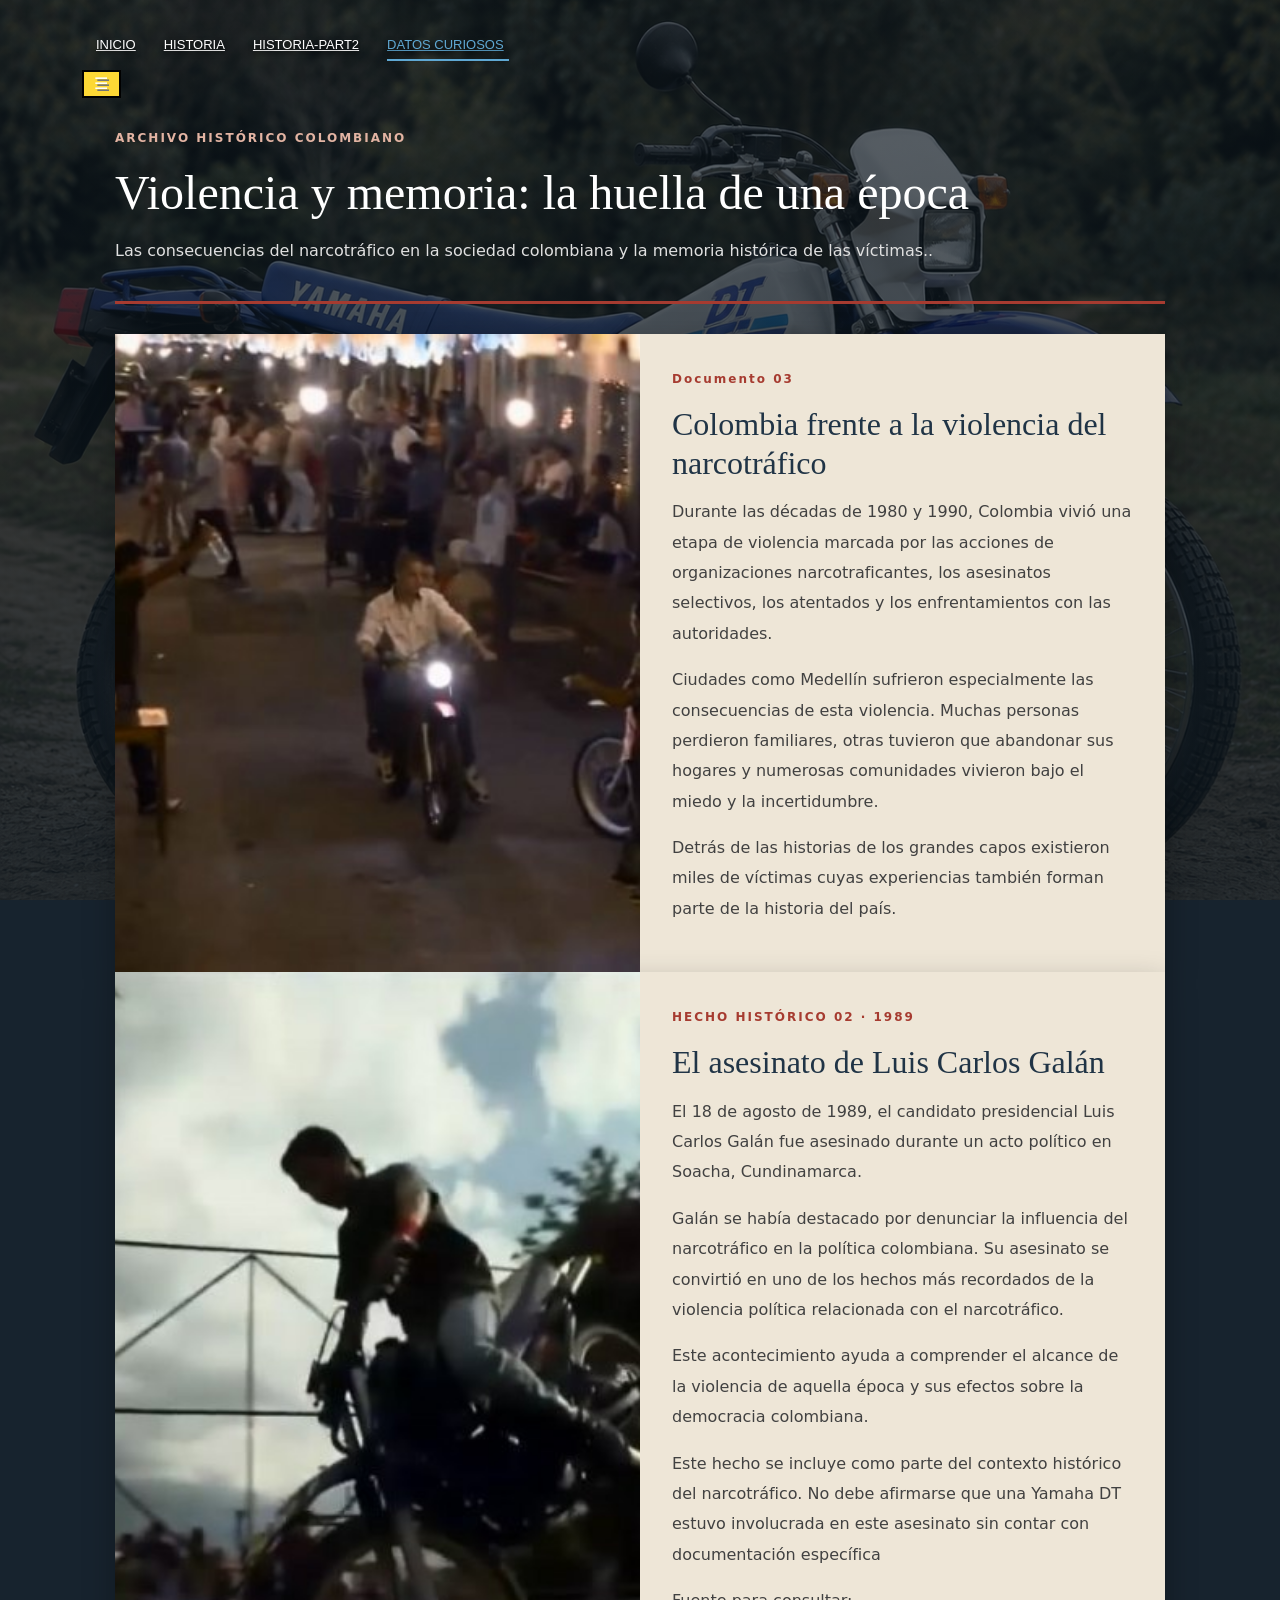
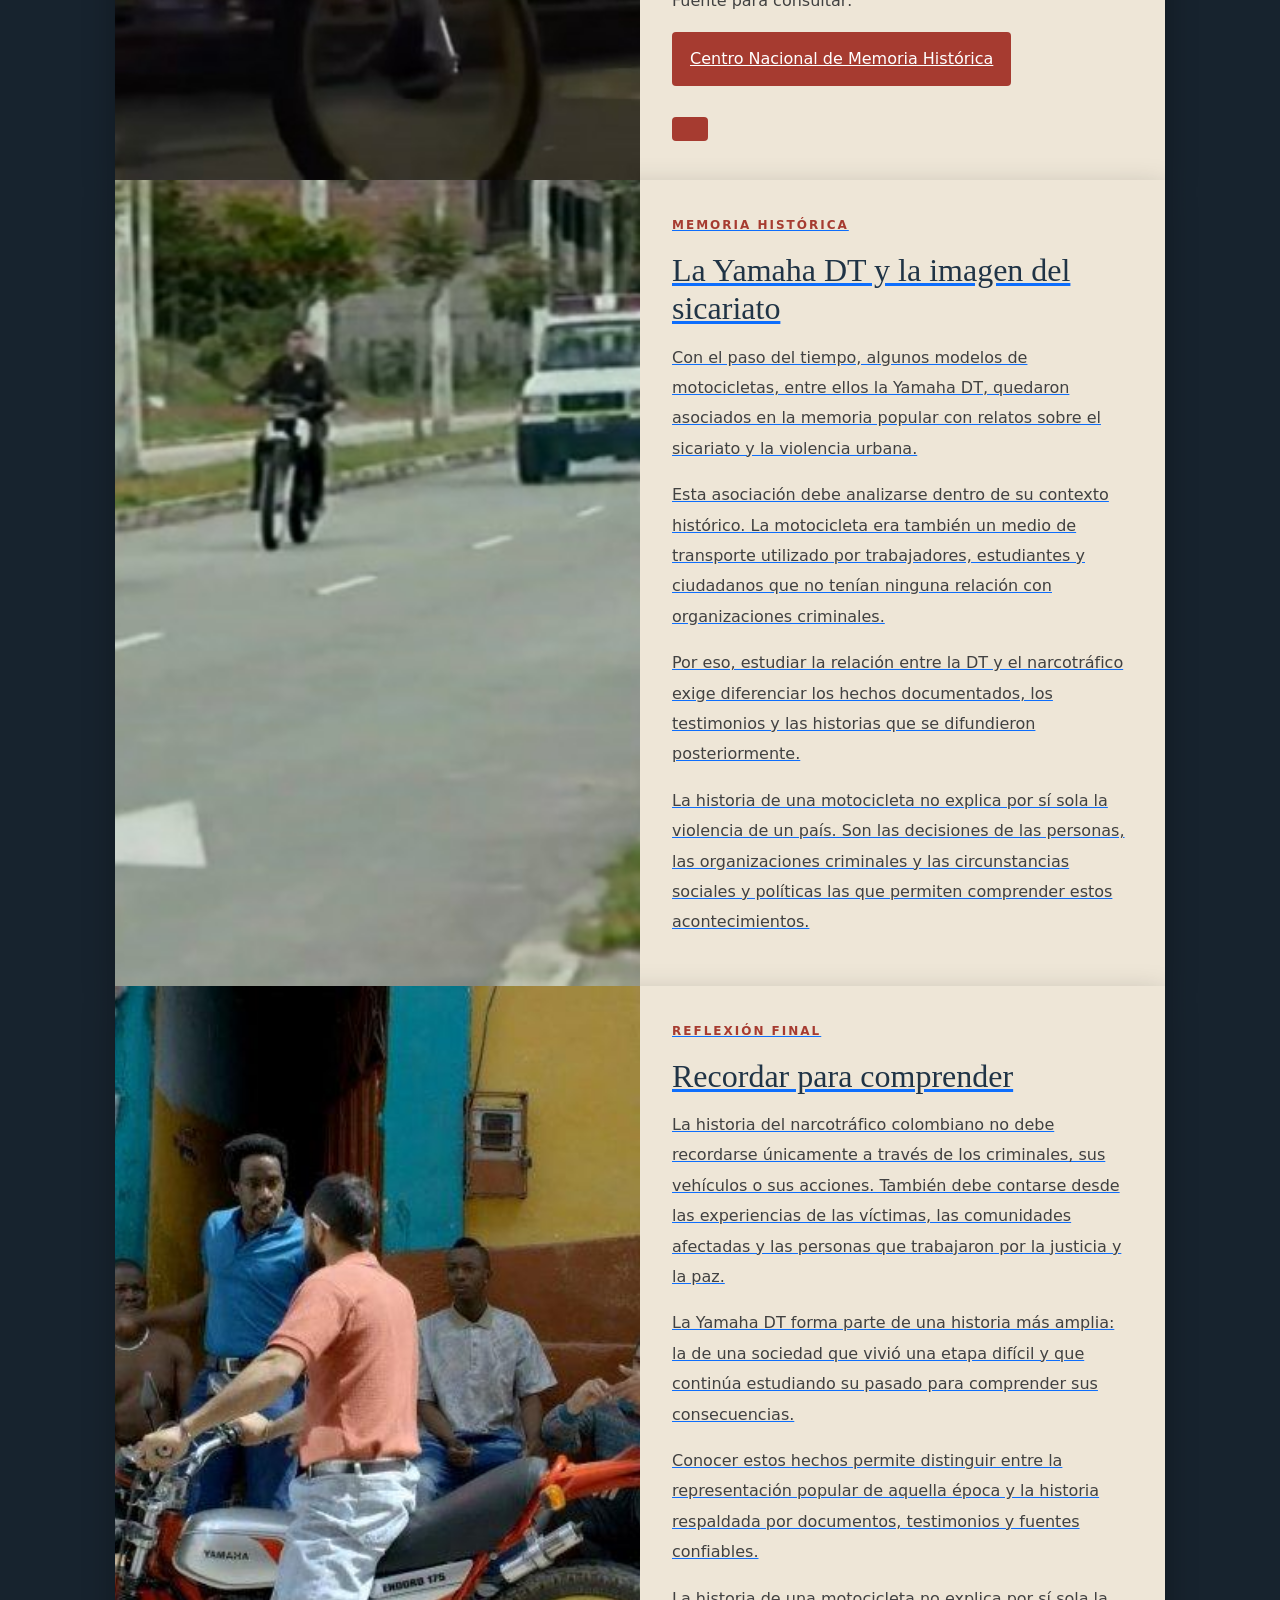
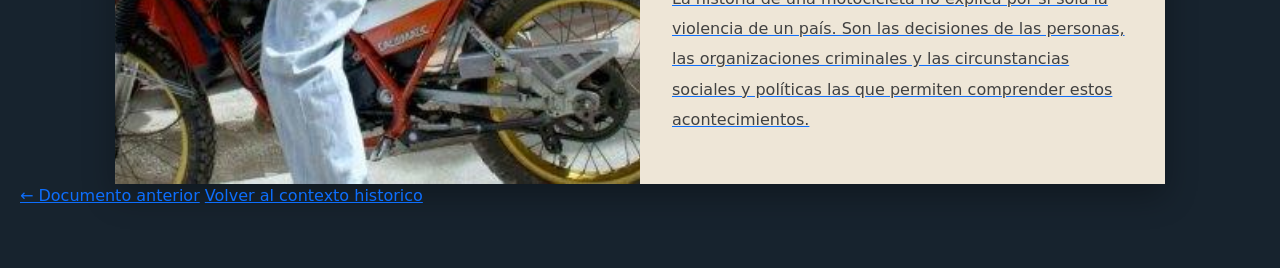
<file: pages/Dt-narcotrafico-3.html>
<!DOCTYPE html>
<html lang="es">

<head>
    <meta charset="UTF-8">
    <meta name="viewport" content="width=device-width, initial-scale=1.0">
    <title>Historia-dt125</title>
    <link rel="stylesheet" href="../assets/css/style.css">
    <link href="https://cdn.jsdelivr.net/npm/bootstrap@5.3.8/dist/css/bootstrap.min.css" rel="stylesheet"
        integrity="sha384-sRIl4kxILFvY47J16cr9ZwB07vP4J8+LH7qKQnuqkuIAvNWLzeN8tE5YBujZqJLB" crossorigin="anonymous">
    <title>Violencia y memoria | Yamaha DT en Colombia</title>
</head>

<body class="pag-principal">
    <header id="header" class="header d-flex align-items-center fixed-top">
        <div class="container-fluid container-xl position-relative d-flex align-items-center">
            <nav id="nmenu" class="nmenu">
                <ul>
                    <li><a href="../index.html">Inicio</a></li>
                    <li><a href="pages/Historia.html">Historia</a></li>
                    <li><a href="pages/Historia-part2.html">Historia-part2</a></li>
                    <li class="datos-c"><a href="#" class="active"><span>Datos curiosos</span><i
                                class="bi bi-chevron-down toggle-dropdown"></i></a>
                        <ul>
                            <li><a href="Datos-curioso-1.html">dato-1</a></li>
                            <li class="datos-c"><a href="#"><span>DT-Narcotrafico</span>
                                    <iclass="bi bi-chevron-down toggle-dropdown">
                                        </iclass=>
                                </a>
                                <ul>
                                    <li><a href="Dt-narcotrafico-1.html">Contexto historico</a></li>
                                    <li><a href="Dt-narcotrafico-2.html">La Yamaha DT</a></li>
                                    <li><a href="Dt-narcotrafico-3.html">Violencia y memoria</a></li>
                                </ul>
                            </li>
                            <li><a href="Datos-curioso-2.html">dato-2</a></li>
                            <li><a href="Datos-curioso-3.html">dato-3</a></li>
                            <li><a href="Datos-curioso-4.html">dato-4</a></li>
                        </ul>
                    </li>
                </ul>
                <i class="mobile-nav-toggle d-xl-none bi bi-list"></i>
                <button class="mobile-nav-toggle" type="button" aria-label="Abrir menú"
                    onclick="document.body.classList.toggle('mobile-nav-active')">
                    ☰
                </button>
            </nav>
        </div>
    </header>

    <main class="archivo">
        <header class="archivo-cabecera">
            <span>ARCHIVO HISTÓRICO COLOMBIANO</span>
            <h1>Violencia y memoria: la huella de una época</h1>

            <p>
                Las consecuencias del narcotráfico en la sociedad
                colombiana y la memoria histórica de las víctimas..
            </p>
        </header>
        <article class="ficha-historica">
            <img src="../assets/img/dt-imgn.jpg" alt="dt-imgn">
            <div class="ficha-contenido">
                <span>Documento 03</span>
                <h2>Colombia frente a la violencia del narcotráfico</h2>
                <p>
                    Durante las décadas de 1980 y 1990, Colombia vivió
                    una etapa de violencia marcada por las acciones
                    de organizaciones narcotraficantes, los asesinatos
                    selectivos, los atentados y los enfrentamientos
                    con las autoridades.
                </p>
                <p>
                    Ciudades como Medellín sufrieron especialmente
                    las consecuencias de esta violencia. Muchas
                    personas perdieron familiares, otras tuvieron
                    que abandonar sus hogares y numerosas comunidades
                    vivieron bajo el miedo y la incertidumbre.
                </p>
                <p>
                    Detrás de las historias de los grandes capos
                    existieron miles de víctimas cuyas experiencias
                    también forman parte de la historia del país.
                </p>
            </div>
        </article>
        <section class="ficha-historica">
            <img src="../assets/img/dt-stunt.jpg" alt="dt-stunt">
            <div class="ficha-contenido">
                <span>HECHO HISTÓRICO 02 · 1989</span>
                <h2>El asesinato de Luis Carlos Galán</h2>
                <p>
                    El 18 de agosto de 1989, el candidato presidencial
                    Luis Carlos Galán fue asesinado durante un acto
                    político en Soacha, Cundinamarca.
                </p>
                <p>
                    Galán se había destacado por denunciar la
                    influencia del narcotráfico en la política
                    colombiana. Su asesinato se convirtió en uno
                    de los hechos más recordados de la violencia
                    política relacionada con el narcotráfico.
                </p>
                <p>
                    Este acontecimiento ayuda a comprender el alcance
                    de la violencia de aquella época y sus efectos
                    sobre la democracia colombiana.
                </p>
                <p>
                    Este hecho se incluye como parte del contexto
                    histórico del narcotráfico. No debe afirmarse
                    que una Yamaha DT estuvo involucrada en este
                    asesinato sin contar con documentación específica
                </p>
                <p>
                    Fuente para consultar:
                    <a href="https://centrodememoriahistorica.gov.co/" target="_blank" rel="noopener noreferrer">
                        Centro Nacional de Memoria Histórica
                </p>
            </div>
        </section>
        <section class="ficha-historica">
            <img src="../assets/img/dt-policia.jpg" alt="dt-policia">
            <div class="ficha-contenido">
                <span>MEMORIA HISTÓRICA</span>
                <h2>La Yamaha DT y la imagen del sicariato</h2>
                <p>
                    Con el paso del tiempo, algunos modelos de
                    motocicletas, entre ellos la Yamaha DT, quedaron
                    asociados en la memoria popular con relatos
                    sobre el sicariato y la violencia urbana.
                </p>
                <p>
                    Esta asociación debe analizarse dentro de su
                    contexto histórico. La motocicleta era también
                    un medio de transporte utilizado por trabajadores,
                    estudiantes y ciudadanos que no tenían ninguna
                    relación con organizaciones criminales.
                </p>
                <p>
                    Por eso, estudiar la relación entre la DT y el
                    narcotráfico exige diferenciar los hechos
                    documentados, los testimonios y las historias
                    que se difundieron posteriormente.
                </p>
                <p>
                    La historia de una motocicleta no explica por sí
                    sola la violencia de un país. Son las decisiones
                    de las personas, las organizaciones criminales
                    y las circunstancias sociales y políticas las
                    que permiten comprender estos acontecimientos.
                </p>
            </div>
        </section>
        <section class="ficha-historica">
            <img src="../assets/img/yamaha-g.jpg" alt="yamaha-g">
            <div class="ficha-contenido">
                <span>REFLEXIÓN FINAL</span>
                <h2>Recordar para comprender</h2>
                <p>
                    La historia del narcotráfico colombiano no debe
                    recordarse únicamente a través de los criminales,
                    sus vehículos o sus acciones. También debe
                    contarse desde las experiencias de las víctimas,
                    las comunidades afectadas y las personas que
                    trabajaron por la justicia y la paz.
                </p>
                <p>
                    La Yamaha DT forma parte de una historia más
                    amplia: la de una sociedad que vivió una etapa
                    difícil y que continúa estudiando su pasado
                    para comprender sus consecuencias.
                </p>
                <p>
                    Conocer estos hechos permite distinguir entre
                    la representación popular de aquella época
                    y la historia respaldada por documentos,
                    testimonios y fuentes confiables.
                </p>
                <p>
                    La historia de una motocicleta no explica por sí
                    sola la violencia de un país. Son las decisiones
                    de las personas, las organizaciones criminales
                    y las circunstancias sociales y políticas las
                    que permiten comprender estos acontecimientos.
                </p>
            </div>
        </section>
        <nav class="navegacion-documentos">
            <a href="Dt-narcotrafico-2.html">&larr; Documento anterior</a>
            <a href="Dt-narcotrafico-3.html">Volver al contexto historico</a>
        </nav>
    </main>
</body>
</file>
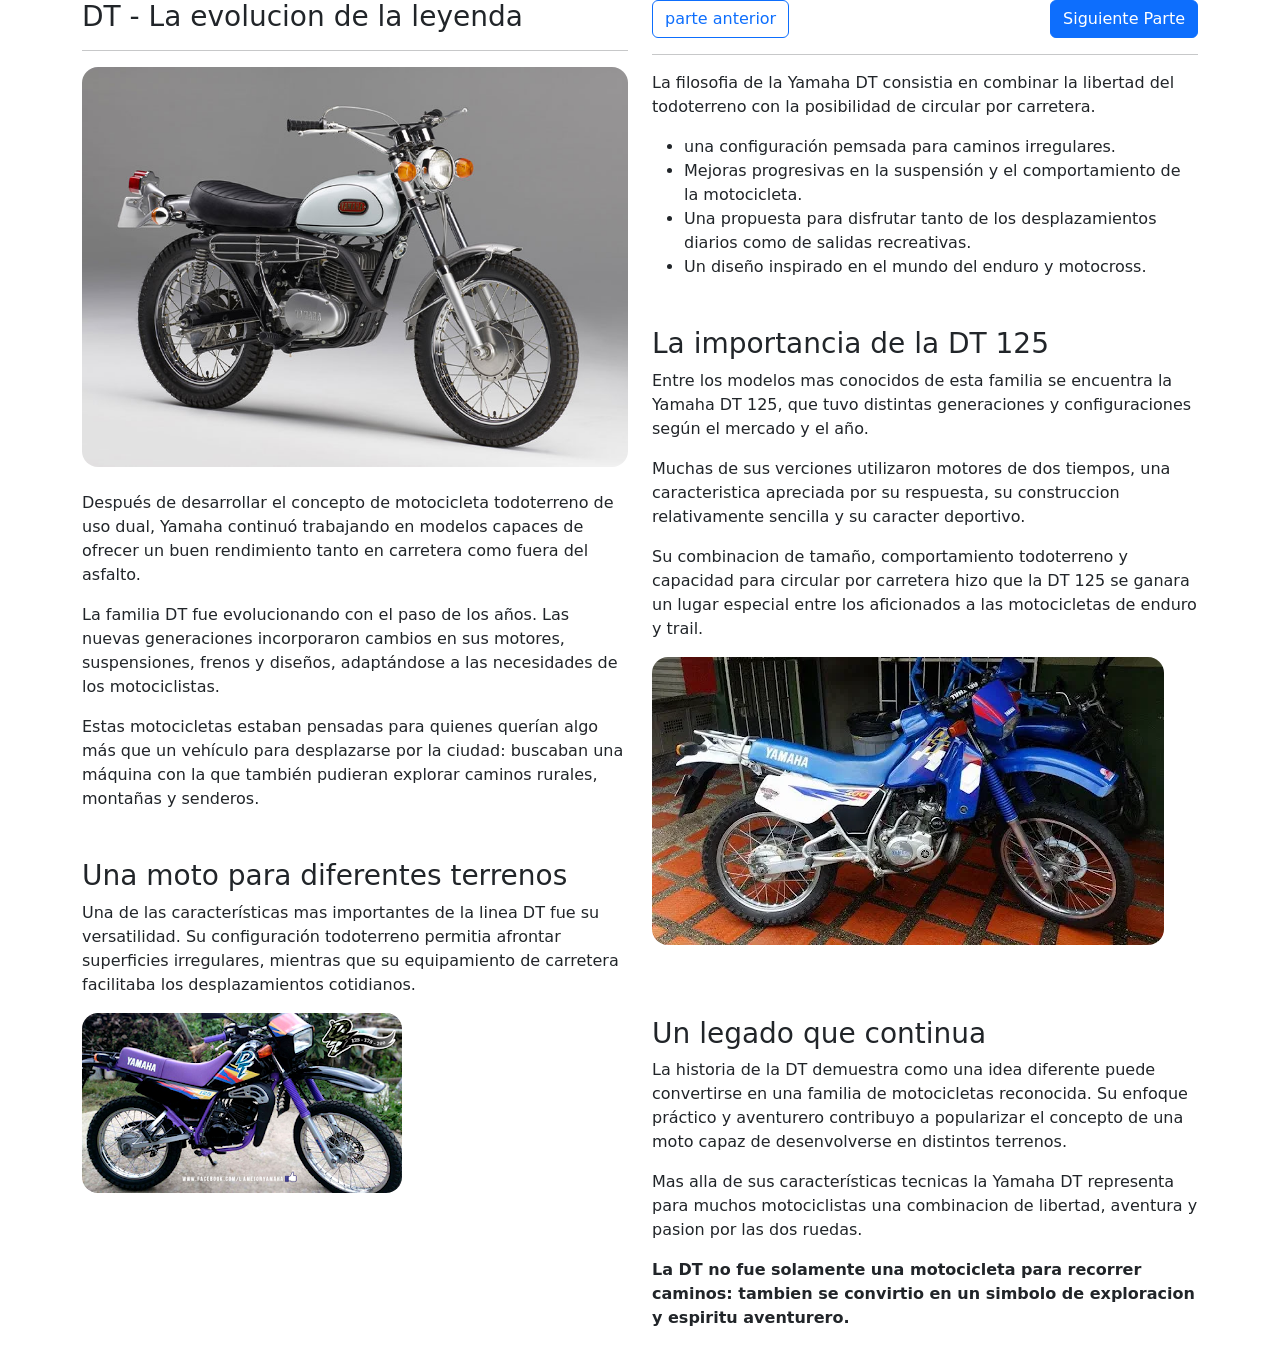
<file: pages/Historia-part2.html>
<!DOCTYPE html>
<html lang="en">
<html>
<meta charset="UTF-8">
<meta name="viewport" content="width=device-width, initial-scale=1.0">
<title>Linea de tiempo</title>
<link rel="stylesheet" href="../assets/css/style.css">
<link href="https://cdn.jsdelivr.net/npm/bootstrap@5.3.8/dist/css/bootstrap.min.css" rel="stylesheet"
    integrity="sha384-sRIl4kxILFvY47J16cr9ZwB07vP4J8+LH7qKQnuqkuIAvNWLzeN8tE5YBujZqJLB" crossorigin="anonymous">
</head>

<body>

    <section id="part" class="part section">
        <div class="container">
            <div class="row gy-4">
                <div class="col-lg-6">
                    <h3>DT - La evolucion de la leyenda</h3>

                    <hr>

                    <img src="../assets/img/1968_DT-1.jpg" class="img-fluid rounded-4 mb-4" alt="dt-1">

                    <p>
                        Después de desarrollar el concepto de motocicleta
                        todoterreno de uso dual, Yamaha continuó trabajando
                        en modelos capaces de ofrecer un buen rendimiento
                        tanto en carretera como fuera del asfalto.
                    </p>

                    <p>
                        La familia DT fue evolucionando con el paso de los
                        años. Las nuevas generaciones incorporaron cambios
                        en sus motores, suspensiones, frenos y diseños,
                        adaptándose a las necesidades de los motociclistas.
                    </p>

                    <p>
                        Estas motocicletas estaban pensadas para quienes
                        querían algo más que un vehículo para desplazarse
                        por la ciudad: buscaban una máquina con la que
                        también pudieran explorar caminos rurales,
                        montañas y senderos.
                    </p>

                    <h3 class="mt-5">Una moto para diferentes terrenos</h3>
                    <p>Una de las características mas importantes de la linea DT
                       fue su versatilidad. Su configuración todoterreno permitia 
                       afrontar superficies irregulares, mientras que su equipamiento
                       de carretera facilitaba los desplazamientos cotidianos.
                    </p>

                    <img src="../assets/img/dt-125.png" class="img-fluid rounded-4 mb-4" alt="dt-125">
                </div>

                <div class="col-lg-6">
                    <div class="d-flex justify-content-between flex-wrap gap-2 mb-3">
                        <a href="Historia.html" class="btn btn-outline-primary">
                            parte anterior
                        </a>
                        <a href="Datos-curioso-1.html" class="btn btn-primary">
                            Siguiente Parte
                        </a>
                    </div>

                    <hr>

                    <div class="content ps-0 ps-lg-14">
                        <p class="fts-italic">
                            La filosofia de la Yamaha DT consistia en combinar la libertad del todoterreno
                            con la posibilidad de circular por carretera.
                        </p>
                        <ul>
                            <li>
                                una configuración pemsada para caminos irregulares.
                            </li>
                            <li>
                                Mejoras progresivas en la suspensión y el comportamiento de la motocicleta.
                            </li>
                            <li>
                                Una propuesta para disfrutar tanto de los desplazamientos diarios como de salidas recreativas.
                            </li>
                            <li>
                                Un diseño inspirado en el mundo del enduro y motocross.
                            </li>
                        </ul>

                        <h3 class="mt-5">La importancia de la DT 125</h3>

                        <p>
                            Entre los modelos mas conocidos de esta familia se encuentra la Yamaha DT 125,
                            que tuvo distintas generaciones  y configuraciones según el mercado y el año.
                        </p>
                        <p>
                            Muchas de sus verciones utilizaron motores de dos tiempos, una caracteristica apreciada
                            por su respuesta, su construccion relativamente sencilla y su caracter deportivo.
                        </p>
                        <p>
                            Su combinacion de tamaño, comportamiento todoterreno y capacidad para circular por
                            carretera hizo que la DT 125 se ganara un lugar especial entre los aficionados
                            a las motocicletas de enduro y trail.
                        </p>

                        <img src="../assets/img/dt-200.jpg" class="img-fluid rounded-4 mb-4" alt="">

                        <h3 class="mt-5">Un legado que continua</h3>
                        <p>
                            La historia de la DT demuestra como una idea diferente puede convertirse en una 
                            familia de motocicletas reconocida. Su enfoque práctico y aventurero contribuyo
                            a popularizar el concepto de una moto capaz de desenvolverse en distintos terrenos.
                        </p>
                        <p>
                            Mas alla de sus características tecnicas la Yamaha DT representa para muchos motociclistas
                            una combinacion de libertad, aventura y pasion por las dos ruedas.
                        </p>
                        <p>
                            <strong>
                                La DT no fue solamente una motocicleta para recorrer caminos:
                                tambien se convirtio en un simbolo de exploracion y espiritu aventurero.
                            </strong>
                        </p>
                    </div>
                </div>
            </div>
        </div>
    </section>


    <script src="https://cdn.jsdelivr.net/npm/bootstrap@5.3.8/dist/js/bootstrap.bundle.min.js"
        integrity="sha384-FKyoEForCGlyvwx9Hj09JcYn3nv7wiPVlz7YYwJrWVcXK/BmnVDxM+D2scQbITxI"
        crossorigin="anonymous"></script>
</body>

</html>
</file>
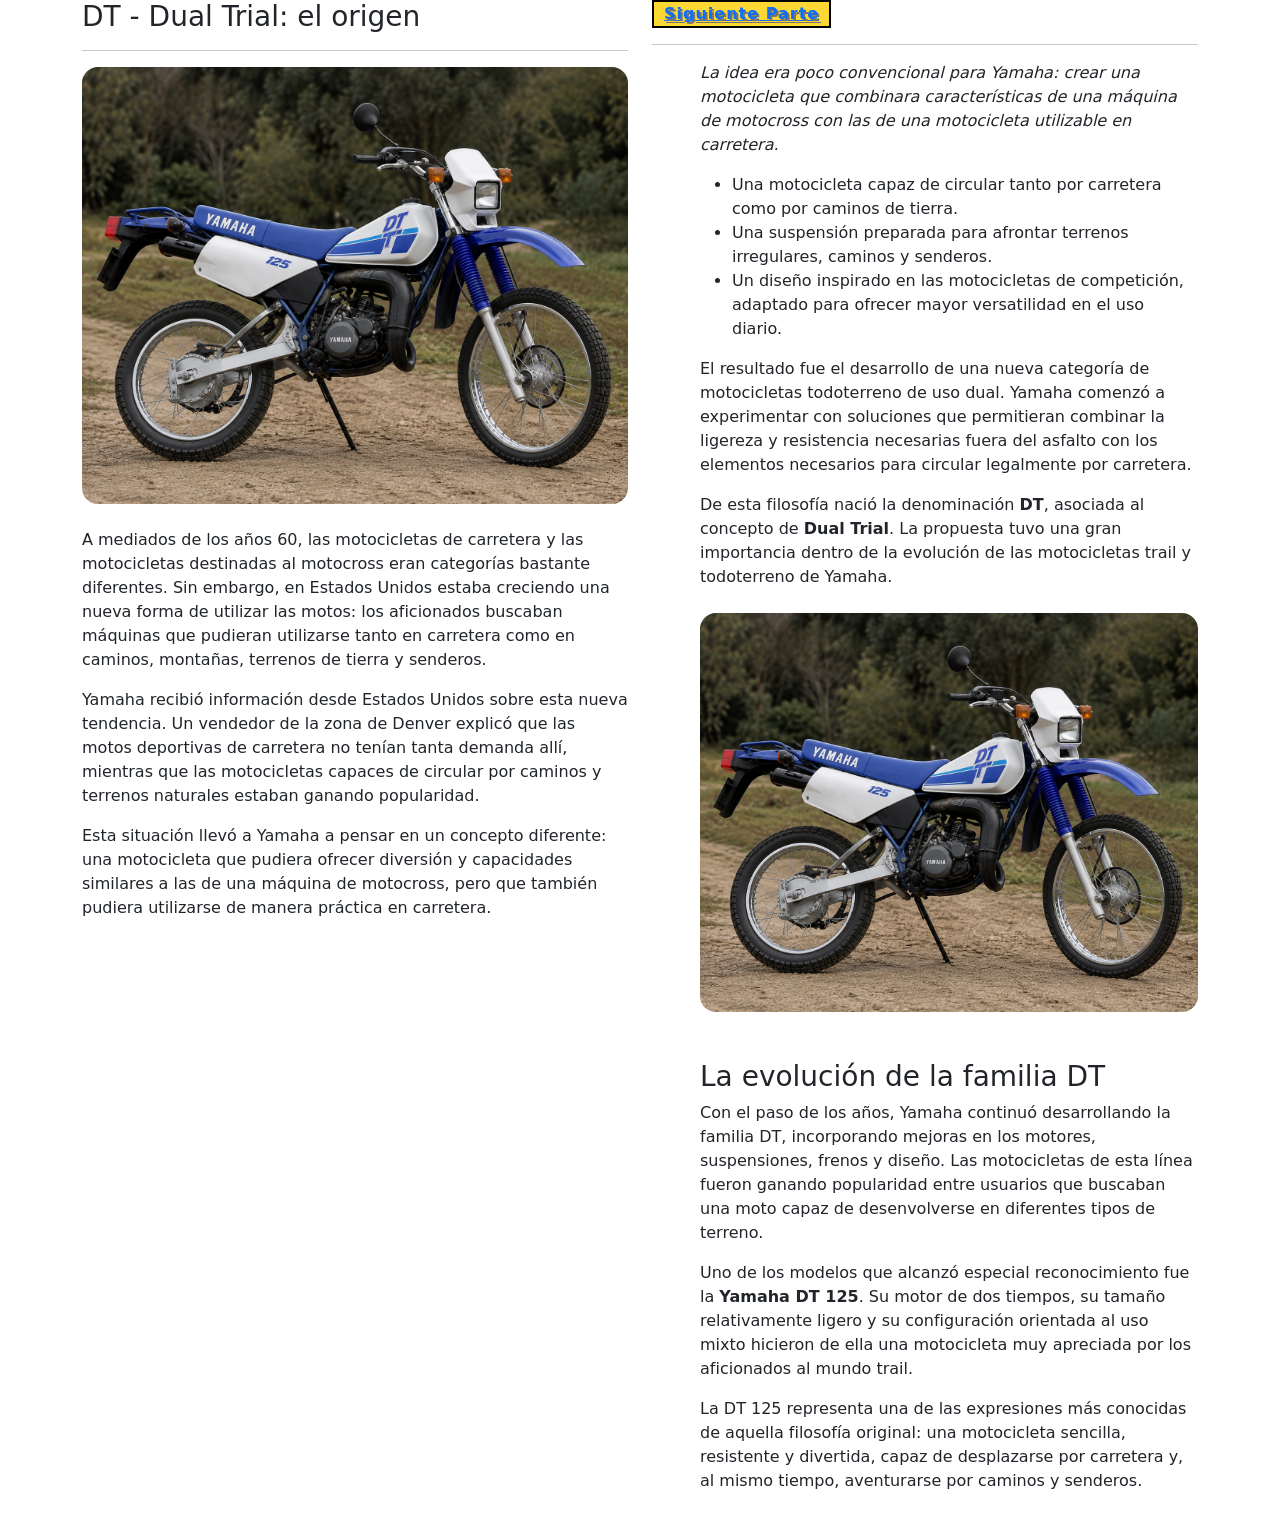
<file: pages/Historia.html>
<!DOCTYPE html>
<html lang="es">

<head>
    <meta charset="UTF-8">
    <meta name="viewport" content="width=device-width, initial-scale=1.0">
    <title>Historia - Yamaha DT</title>
    <link rel="stylesheet" href="../assets/css/style.css">
    <link href="https://cdn.jsdelivr.net/npm/bootstrap@5.3.8/dist/css/bootstrap.min.css" rel="stylesheet"
        integrity="sha384-sRIl4kxILFvY47J16cr9ZwB07vP4J8+LH7qKQnuqkuIAvNWLzeN8tE5YBujZqJLB" crossorigin="anonymous">
</head>

<body>
    <section id="about" class="about section">
        <div class="container">
            <div class="row gy-4">
                <div class="col-lg-6" data-aos="fade-up" data-aos-delay="100">
                    <h3>DT - Dual Trial: el origen</h3>
                    <hr>
                    <img src="../assets/img/Yamaha DT 125 en sendero natural.png" class="img-fluid rounded-4 mb-4"
                        alt="Yamaha DT 125 en un sendero natural">
                    <p>
                        A mediados de los años 60, las motocicletas de carretera y las motocicletas
                        destinadas al motocross eran categorías bastante diferentes. Sin embargo,
                        en Estados Unidos estaba creciendo una nueva forma de utilizar las motos:
                        los aficionados buscaban máquinas que pudieran utilizarse tanto en carretera
                        como en caminos, montañas, terrenos de tierra y senderos.
                    </p>
                    <p>
                        Yamaha recibió información desde Estados Unidos sobre esta nueva tendencia.
                        Un vendedor de la zona de Denver explicó que las motos deportivas de carretera
                        no tenían tanta demanda allí, mientras que las motocicletas capaces de circular
                        por caminos y terrenos naturales estaban ganando popularidad.
                    </p>
                    <p>
                        Esta situación llevó a Yamaha a pensar en un concepto diferente: una motocicleta
                        que pudiera ofrecer diversión y capacidades similares a las de una máquina de
                        motocross, pero que también pudiera utilizarse de manera práctica en carretera.
                    </p>

                </div>
                <div class="col-lg-6" data-aos="fade-up" data-aos-delay="250">
                    <button><a href="Historia-part2.html">Siguiente Parte</a></button>
                    <hr>
                    <div class="content ps-0 ps-lg-5">
                        <p class="fst-italic">
                            La idea era poco convencional para Yamaha: crear una motocicleta que
                            combinara características de una máquina de motocross con las de una
                            motocicleta utilizable en carretera.
                        </p>
                        <ul>
                            <li>
                                <i class="bi bi-check-circle-fill"></i>
                                <span>
                                    Una motocicleta capaz de circular tanto por carretera como por
                                    caminos de tierra.
                                </span>
                            </li>
                            <li>
                                <i class="bi bi-check-circle-fill"></i>
                                <span>
                                    Una suspensión preparada para afrontar terrenos irregulares,
                                    caminos y senderos.
                                </span>
                            </li>
                            <li>
                                <i class="bi bi-check-circle-fill"></i>
                                <span>
                                    Un diseño inspirado en las motocicletas de competición,
                                    adaptado para ofrecer mayor versatilidad en el uso diario.
                                </span>
                            </li>

                        </ul>
                        <p>
                            El resultado fue el desarrollo de una nueva categoría de motocicletas
                            todoterreno de uso dual. Yamaha comenzó a experimentar con soluciones
                            que permitieran combinar la ligereza y resistencia necesarias fuera
                            del asfalto con los elementos necesarios para circular legalmente
                            por carretera.
                        </p>
                        <p>
                            De esta filosofía nació la denominación <strong>DT</strong>, asociada
                            al concepto de <strong>Dual Trial</strong>. La propuesta tuvo una gran
                            importancia dentro de la evolución de las motocicletas trail y
                            todoterreno de Yamaha.
                        </p>
                        <div class="position-relative mt-4">
                            <img src="../assets/img/Yamaha DT 125 en sendero natural.png" class="img-fluid rounded-4"alt="Yamaha DT 125">
                        </div>
                        <h3 class="mt-5">
                            La evolución de la familia DT
                        </h3>
                        <p>
                            Con el paso de los años, Yamaha continuó desarrollando la familia DT,
                            incorporando mejoras en los motores, suspensiones, frenos y diseño.
                            Las motocicletas de esta línea fueron ganando popularidad entre
                            usuarios que buscaban una moto capaz de desenvolverse en diferentes
                            tipos de terreno.
                        </p>
                        <p>
                            Uno de los modelos que alcanzó especial reconocimiento fue la
                            <strong>Yamaha DT 125</strong>. Su motor de dos tiempos, su tamaño
                            relativamente ligero y su configuración orientada al uso mixto
                            hicieron de ella una motocicleta muy apreciada por los aficionados
                            al mundo trail.
                        </p>
                        <p>
                            La DT 125 representa una de las expresiones más conocidas de aquella
                            filosofía original: una motocicleta sencilla, resistente y divertida,
                            capaz de desplazarse por carretera y, al mismo tiempo, aventurarse
                            por caminos y senderos.
                        </p>
                    </div>
                </div>
            </div>
        </div>
    </section>
    <script src="https://cdn.jsdelivr.net/npm/bootstrap@5.3.8/dist/js/bootstrap.bundle.min.js"
        integrity="sha384-FKyoEForCGlyvwx9Hj09JcYn3nv7wiPVlz7YYwJrWVcXK/BmnVDxM+D2scQbITxI"
        crossorigin="anonymous"></script>
</body>

</html>
</file>
<file: assets/css/style.css>
/*COLORES GENERALES*/
:root {
    --background-color: #F4F5F6;
    --default-color: #333333;
    --heading-color: #003B73;
    --accent-color: #0057A8;
    --surface-color: #FFFFFF;
    --contrast-color: #FFFFFF;
}

/*COLORES DEL MENÚ*/
:root {
    --nav-color: #FFFFFF;
    --nav-hover-color: #5FA8D3;
    --nav-mobile-background-color: #003B73;
    --nav-dropdown-background-color: #FFFFFF;
    --nav-dropdown-color: #333333;
    --nav-dropdown-hover-color: #0057A8;
}

/*CONFIGURACIÓN GENERAL*/
:root {
    scroll-behavior: smooth;
}

body {
    margin: 0;
    color: var(--default-color);
    background-color: var(--background-color);
    font-family:
        'Lucida Sans',
        'Lucida Sans Regular',
        'Lucida Grande',
        'Lucida Sans Unicode',
        Geneva,
        Verdana,
        sans-serif;
}

a {
    color: var(--accent-color);
    text-decoration: none;
    transition: 0.3s;
}

a:hover {
    color: var(--nav-hover-color);
    text-decoration: none;
}

h1,
h2,
h3,
h4,
h5,
h6 {
    color: var(--heading-color);
}

/*HEADER*/
.header {
    --background-color: transparent;
    --default-color: #FFFFFF;
    --heading-color: #FFFFFF;
    position: fixed;
    top: 0;
    left: 0;
    width: 100%;
    color: var(--default-color);
    background-color: transparent;
    padding: 20px 0;
    transition: all 0.5s;
    z-index: 1000;
}

/*BOTÓN DEL HEADER*/
.header .cta-btn,
.header .cta-btn:focus {
    color: var(--contrast-color);
    font-size: 13px;
    font-weight: 600;
    padding: 7px 25px;
    margin: 0 0 0 30px;
    border-radius: 4px;
    border: 2px solid var(--contrast-color);
    text-transform: uppercase;
    transition: 0.3s;
    text-shadow: 0 1px 4px rgba(0, 0, 0, 0.8);
}

.header .cta-btn:hover,
.header .cta-btn:focus:hover {
    color: var(--contrast-color);
    background-color: var(--accent-color);
    border-color: var(--accent-color);
}

/*MENÚ DE NAVEGACIÓN*/
@media (min-width: 1200px) {
    .nmenu {
        padding: 0;
    }

    .nmenu ul {
        margin: 0;
        padding: 0;
        display: flex;
        align-items: center;
        list-style: none;
    }

    .nmenu li {
        position: relative;
    }

    .nmenu>ul>li {
        white-space: nowrap;
        padding: 15px 14px;
    }

    .nmenu>ul>li:last-child {
        padding-right: 0;
    }

    /*LETRAS DEL MENÚ*/
    .nmenu a,
    .nmenu a:focus {
        color: var(--nav-color);
        font-size: 13px;
        font-family: Arial, sans-serif;
        font-weight: 500;
        display: flex;
        align-items: center;
        justify-content: space-between;
        white-space: nowrap;
        position: relative;
        text-transform: uppercase;
        transition: 0.3s;
        text-shadow: 0 2px 5px rgba(0, 0, 0, 0.8);
    }

    /*ICONOS DEL MENÚ*/
    .nmenu a i,
    .nmenu a:focus i {
        font-size: 12px;
        line-height: 0;
        margin-left: 5px;
        transition: 0.3s;
    }

    /*LÍNEA AZUL DEBAJO DEL MENÚ*/
    .nmenu>ul>li>a::before {
        content: "";
        position: absolute;
        height: 2px;
        bottom: -6px;
        left: 0;
        background-color: var(--nav-hover-color);
        visibility: hidden;
        width: 0;
        transition: all 0.3s ease-in-out;
    }

    .nmenu a:hover::before,
    .nmenu li:hover>a::before,
    .nmenu .active::before {
        visibility: visible;
        width: 100%;
    }

    /*HOVER Y ELEMENTO ACTIVO*/
    .nmenu li:hover>a,
    .nmenu .active,
    .nmenu .active:focus {
        color: var(--nav-hover-color);
    }

    /*SUBMENÚ*/
    .nmenu .datos-c ul {
        margin: 0;
        padding: 10px 0;
        background-color: var(--nav-dropdown-background-color);
        display: block;
        position: absolute;
        visibility: hidden;
        left: 14px;
        top: 130%;
        opacity: 0;
        transition: 0.3s;
        border-radius: 4px;
        z-index: 99;
        box-shadow: 0 0 30px rgba(0, 0, 0, 0.15);
    }

    .nmenu .datos-c ul li {
        min-width: 200px;
    }

    .nmenu .datos-c ul a {
        padding: 10px 20px;
        font-size: 15px;
        text-transform: none;
        color: var(--nav-dropdown-color);
        text-shadow: none;
    }

    .nmenu .datos-c ul a i {
        font-size: 12px;
    }

    .nmenu .datos-c ul a:hover,
    .nmenu .datos-c ul .active:hover,
    .nmenu .datos-c ul li:hover>a {
        color: var(--nav-dropdown-hover-color);
    }

    .nmenu .datos-c:hover>ul {
        opacity: 1;
        top: 100%;
        visibility: visible;
    }

    .nmenu .datos-c .datos-c ul {
        top: 0;
        left: -90%;
        visibility: hidden;
    }

    .nmenu .datos-c .datos-c:hover>ul {
        opacity: 1;
        top: 0;
        left: -100%;
        visibility: visible;
    }
}

/*HEADER AL HACER SCROLL*/
.scrolled .header {
    background-color: rgba(0, 59, 115, 0.92);
    box-shadow: 0 0 18px rgba(0, 0, 0, 0.2);
}

/*HERO*/
.hero {
    width: 100%;
    min-height: 100vh;
    position: relative;
    padding: 80px 0;
    display: flex;
    align-items: center;
    justify-content: center;
    overflow: hidden;
}

/*IMAGEN DEL HERO*/
.hero img {
    position: absolute;
    inset: 0;
    display: block;
    width: 100%;
    height: 100%;
    object-fit: cover;
    z-index: 1;
}

/*CAPA SOBRE LA IMAGEN*/
.hero::before {
    content: "";
    position: absolute;
    inset: 0;
    background: rgba(0, 59, 115, 0.25);
    z-index: 2;
}

/*CONTENIDO DEL HERO*/
.hero .container {
    position: relative;
    z-index: 3;
}

/*TÍTULO DEL HERO*/
.hero h2 {
    margin: 0;
    font-size: 48px;
    font-weight: 700;
    text-transform: uppercase;
    color: #FFFFFF;
    text-align: center;
    text-shadow: 0 2px 8px rgba(0, 0, 0, 0.9);
}

/*TEXTO DEL HERO*/
.hero p {
    color: #FFFFFF;
    margin: 10px 0 0 0;
    font-size: 24px;
    text-align: center;
    text-shadow:
        0 2px 6px rgba(0, 0, 0, 0.9);
}

/*BOTÓN "VAMOS"*/
.hero .btn-get-started {
    background-color: var(--accent-color);
    color: var(--contrast-color);
    font-weight: 600;
    font-size: 14px;
    letter-spacing: 1px;
    display: inline-block;
    padding: 10px 30px;
    border-radius: 4px;
    border: none;
    transition: 0.3s;
    text-transform: uppercase;
}

.hero .btn-get-started:hover {
    background-color: var(--heading-color);
    color: var(--contrast-color);
}

/*NAVEGACIÓN MÓVIL*/
@media (max-width: 1199px) {
    .header .cta-btn {
        order: 2;
        margin: 0 15px 0 0;
        padding: 6px 15px;
    }

    .nmenu {
        order: 3;
    }

    .mobile-nav-toggle {
        color: var(--nav-color);
        font-size: 28px;
        line-height: 0;
        margin-right: 10px;
        cursor: pointer;
        transition: color 0.3s;
    }

    .nmenu {
        padding: 0;
        z-index: 9997;
    }

    .nmenu ul {
        display: none;
        list-style: none;
        position: absolute;
        inset: 60px 20px 20px 20px;
        padding: 10px 0;
        margin: 0;
        border-radius: 6px;
        background-color: var(--nav-mobile-background-color);
        border: 1px solid rgba(255, 255, 255, 0.15);
        box-shadow: 0 5px 30px rgba(0, 0, 0, 0.2);
        overflow-y: auto;
        transition: 0.3s;
        z-index: 9998;
    }

    .nmenu a,
    .nmenu a:focus {
        color: var(--nav-dropdown-color);
        padding: 10px 20px;
        font-size: 17px;
        font-weight: 500;
        display: flex;
        align-items: center;
        justify-content: space-between;
        white-space: nowrap;
        transition: 0.3s;
        text-shadow: none;
    }

    .nmenu a:hover,
    .nmenu .active,
    .nmenu .active:focus {
        color: var(--nav-dropdown-hover-color);
    }

    .nmenu .datos-c ul {
        position: static;
        display: none;
        z-index: 99;
        padding: 10px 0;
        margin: 10px 20px;
        background-color: var(--nav-dropdown-background-color);
        transition: all 0.5s ease-in-out;
    }

    .nmenu .datos-c ul ul {
        background-color: rgba(33, 37, 41, 0.05);
    }

    .nmenu .datos-c>.datos-c-active {
        display: block;
        background-color: rgba(33, 37, 41, 0.03);
    }

    .mobile-nav-active {
        overflow: hidden;
    }

    .mobile-nav-active .mobile-nav-toggle {
        color: #FFFFFF;
        position: absolute;
        font-size: 32px;
        top: 15px;
        right: 15px;
        margin-right: 0;
        z-index: 9999;
    }

    .mobile-nav-active .nmenu {
        position: fixed;
        overflow: hidden;
        inset: 0;
        background: rgba(0, 59, 115, 0.92);
        transition: 0.3s;
    }

    .mobile-nav-active .nmenu>ul {
        display: block;
    }
}

/*HERO - TABLET*/
@media (max-width: 768px) {
    .hero h2 {
        font-size: 32px;
    }

    .hero p {
        font-size: 18px;
    }
}

/*HERO - CELULAR*/
@media (max-width: 575px) {
    .hero {
        padding: 60px 20px;
    }

    .hero h2 {
        font-size: 28px;
    }

    .hero p {
        font-size: 16px;
    }

    .hero .btn-get-started {
        font-size: 13px;
        padding: 9px 22px;
    }
}

/*Boton especial*/
/* From Uiverse.io by barisdogansutcu */
button {
    display: flex;
    align-items: center;
    justify-content: center;
    gap: 10px;
    padding: 0 10px;
    color: white;
    text-shadow: 2px 2px rgb(116, 116, 116);
    text-transform: uppercase;
    cursor: pointer;
    border: solid 2px black;
    letter-spacing: 1px;
    font-weight: 600;
    font-size: 17px;
    background-color: hsl(49deg 98% 60%);
    border-radius: 50px;
    position: relative;
    overflow: hidden;
    transition: all 0.5s ease;
}

button:active {
    transform: scale(0.9);
    transition: all 100ms ease;
}

button svg {
    transition: all 0.5s ease;
    z-index: 2;
}

.play {
    transition: all 0.5s ease;
    transition-delay: 300ms;
}

button:hover svg {
    transform: scale(3) translate(50%);
}

.now {
    position: absolute;
    left: 0;
    transform: translateX(-100%);
    transition: all 0.5s ease;
    z-index: 2;
}

button:hover .now {
    transform: translateX(10px);
    transition-delay: 300ms;
}

button:hover .play {
    transform: translateX(200%);
    transition-delay: 300ms;
}

/* ===== DATOS CURIOSOS ===== */

.pagina-curiosidad {
    position: relative;
    min-height: 100vh;
    padding: 1px 0 50px;
    isolation: isolate;
}

.fondo-pagina {
    position: fixed;
    inset: 0;
    z-index: -1;
    background-image: url("../img/Yamaha\ DT\ 125\ en\ sendero\ natural.png");
    background-size: cover;
    background-position: center;
    background-repeat: no-repeat;
}

.fondo-pagina::after {
    content: "";
    position: absolute;
    inset: 0;
    background: rgba(10, 20, 30, 0.35);
}

.curiosidad {
    position: relative;
    z-index: 1;
    max-width: 1100px;
    width: calc(100% - 40px);
    margin: 110px auto 50px;
    padding: 32px;
    display: grid;
    grid-template-columns: minmax(0, 0.85fr) minmax(0, 1.15fr);
    align-items: center;
    gap: 32px;
    background: rgba(25, 37, 49, 0.94);
    border: 1px solid rgba(255, 255, 255, 0.15);
    border-radius: 18px;
    box-shadow: 0 12px 35px rgba(0, 0, 0, 0.3);
}

/* IMAGEN */

.imagen-contenedor {
    position: sticky;
    top: 100px;
    min-width: 0;
}

.imagen-yamaha {
    display: block;
    width: 100%;
    height: 340px;
    object-fit: cover;
    object-position: center;
    background-color: #e9edf2;
    border-radius: 12px;
    box-shadow: 0 6px 18px rgba(0, 0, 0, 0.2);
}

.imagen-descripcion {
    display: block;
    margin-top: 12px;
    color: #9eafc0;
    font-size: 11px;
    font-weight: 600;
    letter-spacing: 1.5px;
    text-align: center;
}

/* CONTENIDO */

.contenido {
    min-width: 0;
}

.etiqueta {
    display: inline-block;
    margin-bottom: 12px;
    padding: 6px 10px;
    color: #66b5ff;
    background: rgba(22, 140, 255, 0.12);
    border: 1px solid rgba(102, 181, 255, 0.2);
    border-radius: 5px;
    font-size: 12px;
    font-weight: 700;
    letter-spacing: 1.3px;
}

.curiosidad .contenido h2 {
    margin: 0 0 20px;
    color: #ffffff;
    font-size: clamp(23px, 2.2vw, 30px);
    font-weight: 700;
    line-height: 1.3;
}

.curiosidad .contenido p {
    margin: 0 0 15px;
    color: #d5e0eb;
    font-size: 14px;
    line-height: 1.8;
}

.lista-curiosidades {
    margin-top: 24px;
    padding: 20px;
    background: rgba(255, 255, 255, 0.045);
    border-left: 3px solid #168cff;
    border-radius: 0 10px 10px 0;
}

.curiosidad .contenido .lista-curiosidades h3 {
    margin: 0 0 15px;
    color: #ffffff;
    font-size: 17px;
    font-weight: 700;
}

.curiosidad .contenido .lista-curiosidades ul {
    margin: 0;
    padding-left: 22px;
    color: #d5e0eb;
}

.curiosidad .contenido .lista-curiosidades li {
    padding-left: 5px;
    margin-bottom: 12px;
    color: #d5e0eb;
    font-size: 13px;
    line-height: 1.8;
}

.curiosidad .contenido .lista-curiosidades li::marker {
    color: #45a5ff;
}

.curiosidad .contenido .lista-curiosidades li strong {
    color: #ffffff;
}

/* BOTÓN */

.boton {
    display: inline-block;
    margin-top: 22px;
    padding: 12px 20px;
    background: #087bea;
    color: #ffffff;
    border: 1px solid #168cff;
    border-radius: 7px;
    font-size: 14px;
    font-weight: 600;
    text-decoration: none;
    transition: background 0.25s, transform 0.25s;
}

.boton:hover {
    background: #0065c9;
    color: #ffffff;
    transform: translateY(-2px);
}

/* PÁGINA HISTÓRICA */

body.pag-principal {
    background-color: #17232e;
}

.archivo {
    position: relative;
    isolation: isolate;
    min-height: 100vh;
    padding: 125px 20px 60px;
}

.archivo::before {
    content: "";
    position: fixed;
    inset: 0;
    z-index: -1;
    background:
        linear-gradient(rgba(12, 22, 30, 0.65),
            rgba(12, 22, 30, 0.85)),
        url("../img/Yamaha%20DT%20125%20en%20sendero%20natural.png") center / cover no-repeat;
}

.archivo-cabecera {
    max-width: 1050px;
    margin: 0 auto 30px;
    padding-bottom: 20px;
    border-bottom: 3px solid #a63b30;
}

.archivo-cabecera span {
    color: #e3b4a3;
    font-size: 12px;
    letter-spacing: 2px;
    font-weight: bold;
}

.archivo-cabecera h1 {
    color: #fff;
    font-family: Georgia, serif;
    font-size: clamp(30px, 5vw, 48px);
    margin: 15px 0;
}

.archivo-cabecera p {
    color: #e0e0e0;
    line-height: 1.8;
}

.ficha-historica {
    max-width: 1050px;
    margin: auto;
    display: grid;
    grid-template-columns: 1fr 1fr;
    background: #eee6d7;
    box-shadow: 0 12px 30px rgba(0, 0, 0, 0.3);
}

.ficha-historica>img {
    width: 100%;
    height: 100%;
    min-height: 350px;
    object-fit: cover;
}

.ficha-contenido {
    padding: 32px;
}

.ficha-contenido>span {
    color: #a63b30;
    font-size: 12px;
    font-weight: bold;
    letter-spacing: 2px;
}

.ficha-contenido h2 {
    color: #203446;
    font-family: Georgia, serif;
    margin: 15px 0;
}

.ficha-contenido p {
    color: #414141;
    line-height: 1.9;
}

.ficha-contenido a {
    display: inline-block;
    margin-top: 15px;
    padding: 12px 18px;
    background: #a63b30;
    color: #fff;
    border-radius: 4px;
}

@media (max-width: 1199px) {

    .header,
    #header.header {
        position: fixed !important;
        top: 0;
        left: 0;
        right: 0;
        width: 100%;
        min-height: 70px;
        padding: 12px 15px;
        display: flex;
        align-items: center;
        justify-content: flex-end;
        background-color: transparent !important;
        box-shadow: none !important;
        z-index: 9999 !important;
        box-sizing: border-box;
    }

    .header .container,
    #header .container {
        width: 100%;
        max-width: 100%;
        display: flex;
        align-items: center;
        justify-content: flex-end;
        gap: 10px;
    }

    .header .cta-btn,
    #header .cta-btn {
        position: relative;
        z-index: 10000;
        margin: 0 10px 0 0;
        padding: 8px 12px;
        font-size: 12px;
        white-space: nowrap;
    }

    .header .mobile-nav-toggle,
    #header .mobile-nav-toggle {
        display: block;
        position: relative;
        z-index: 10001;
        color: #fff;
        font-size: 28px;
        cursor: pointer;
    }

    #header #nmenu {
        display: block;
    }

    #header #nmenu>ul {
        display: none;
    }

    .mobile-nav-active #header #nmenu>ul,
    .mobile-nav-active #nmenu>ul {
        display: block;
    }

    .mobile-nav-active .nmenu {
        background: transparent !important;
    }

    .mobile-nav-active .nmenu>ul {
        background: transparent !important;
        background-color: transparent !important;
        border: none !important;
        box-shadow: none !important;
    }

    .mobile-nav-active .nmenu a,
    .mobile-nav-active .nmenu a:focus {
        color: #ffffff !important;
        text-shadow: 0 2px 5px rgba(0, 0, 0, 0.9);
    }


    .mobile-nav-active .header,
    .mobile-nav-active #header {
        background: transparent !important;
        box-shadow: none !important;
    }
}


/* Evita que el contenido tape el encabezado */
@media (max-width: 575px) {
    .hero {
        min-height: 100svh;
        padding: 90px 15px 40px;
    }
}

/* Elementos que contienen submenús */
.nmenu ul li {
    position: relative;
}

/* Submenús ocultos por defecto */
.nmenu ul li>ul {
    display: none;
    position: absolute;
    top: 100%;
    left: 0;
    min-width: 200px;
    padding: 10px 0;
    margin: 0;
    list-style: none;
    background: #fff;
    z-index: 9999;
}

/* Mostrar el submenú al pasar el cursor */
.nmenu ul li:hover>ul {
    display: block;
}

/* Submenú anidado: aparece a la derecha */
.nmenu ul li>ul li>ul {
    top: 0;
    left: 100%;
}

/* Enlaces de los submenús */
.nmenu ul li>ul li a {
    display: block;
    padding: 12px 20px;
    color: #333;
    white-space: nowrap;
}

/* Efecto al pasar el cursor */
.nmenu ul li>ul li a:hover {
    background: #eee;
}
</file>
